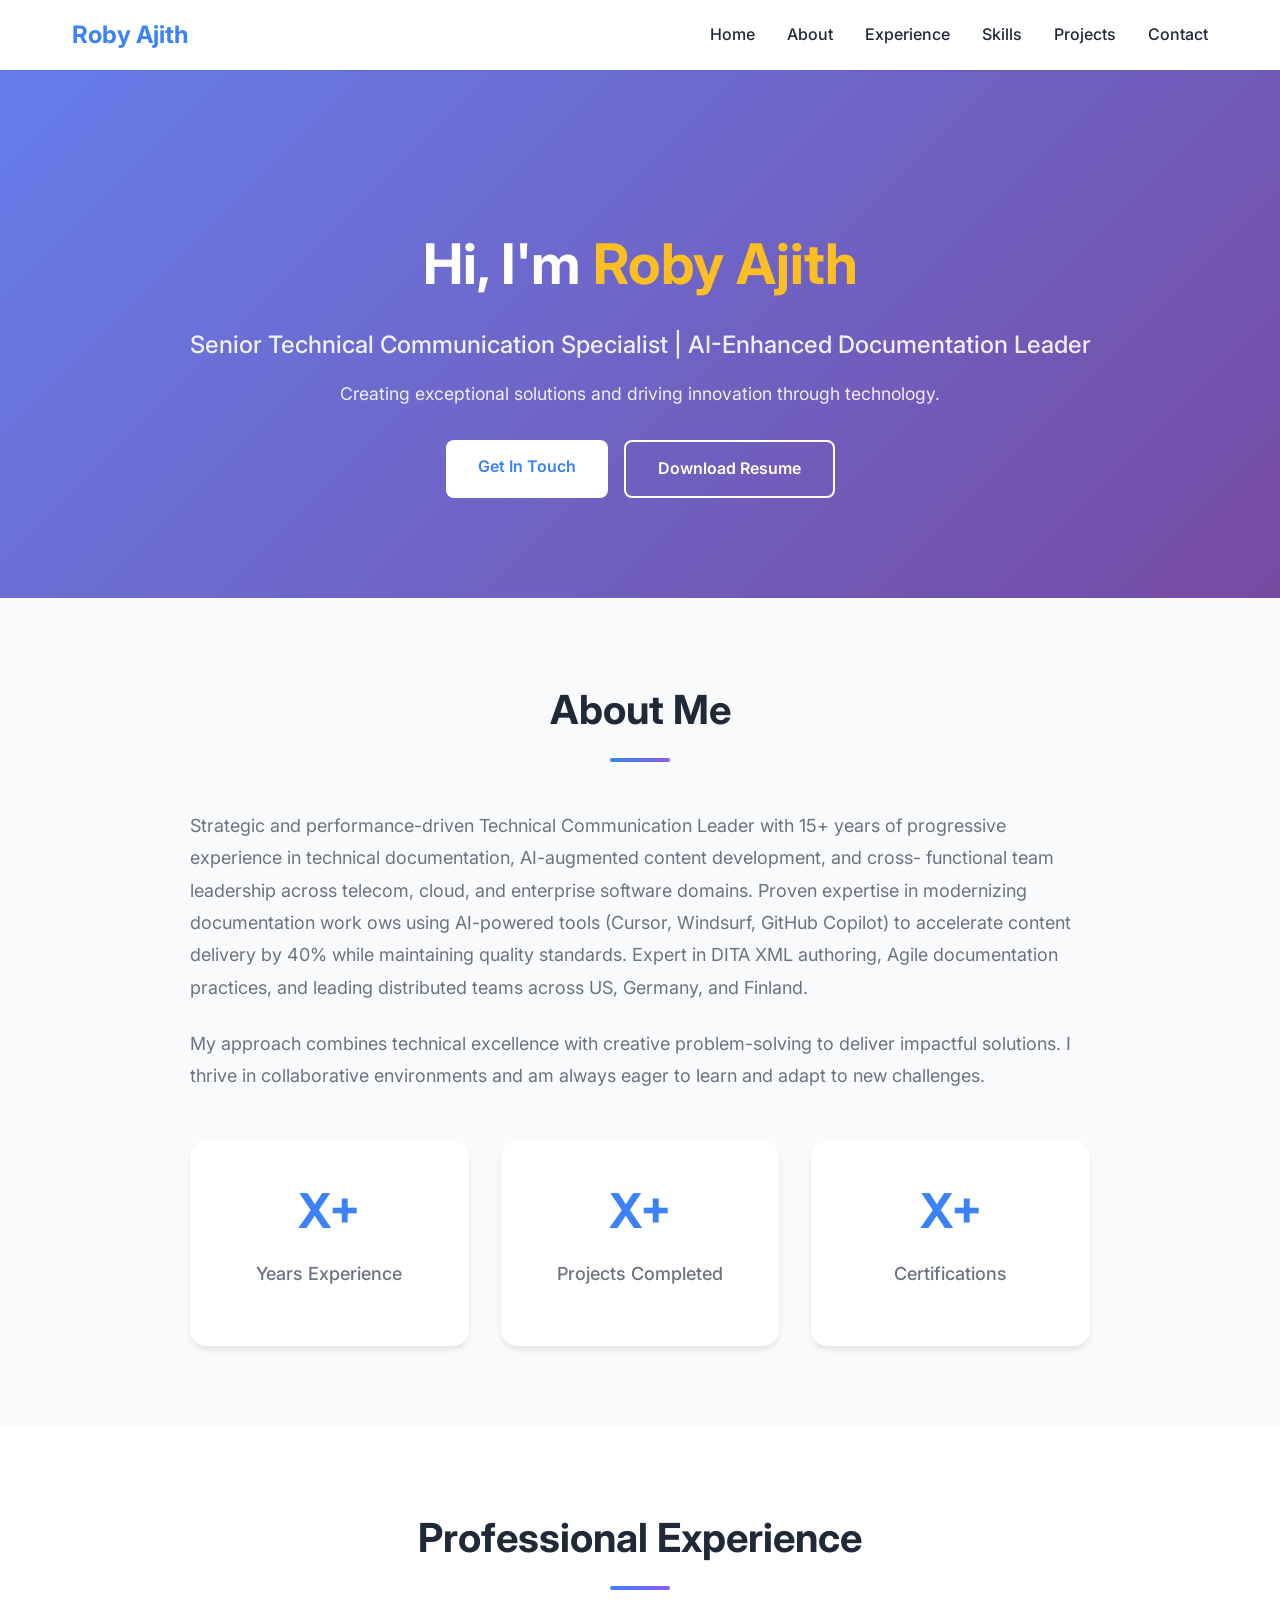
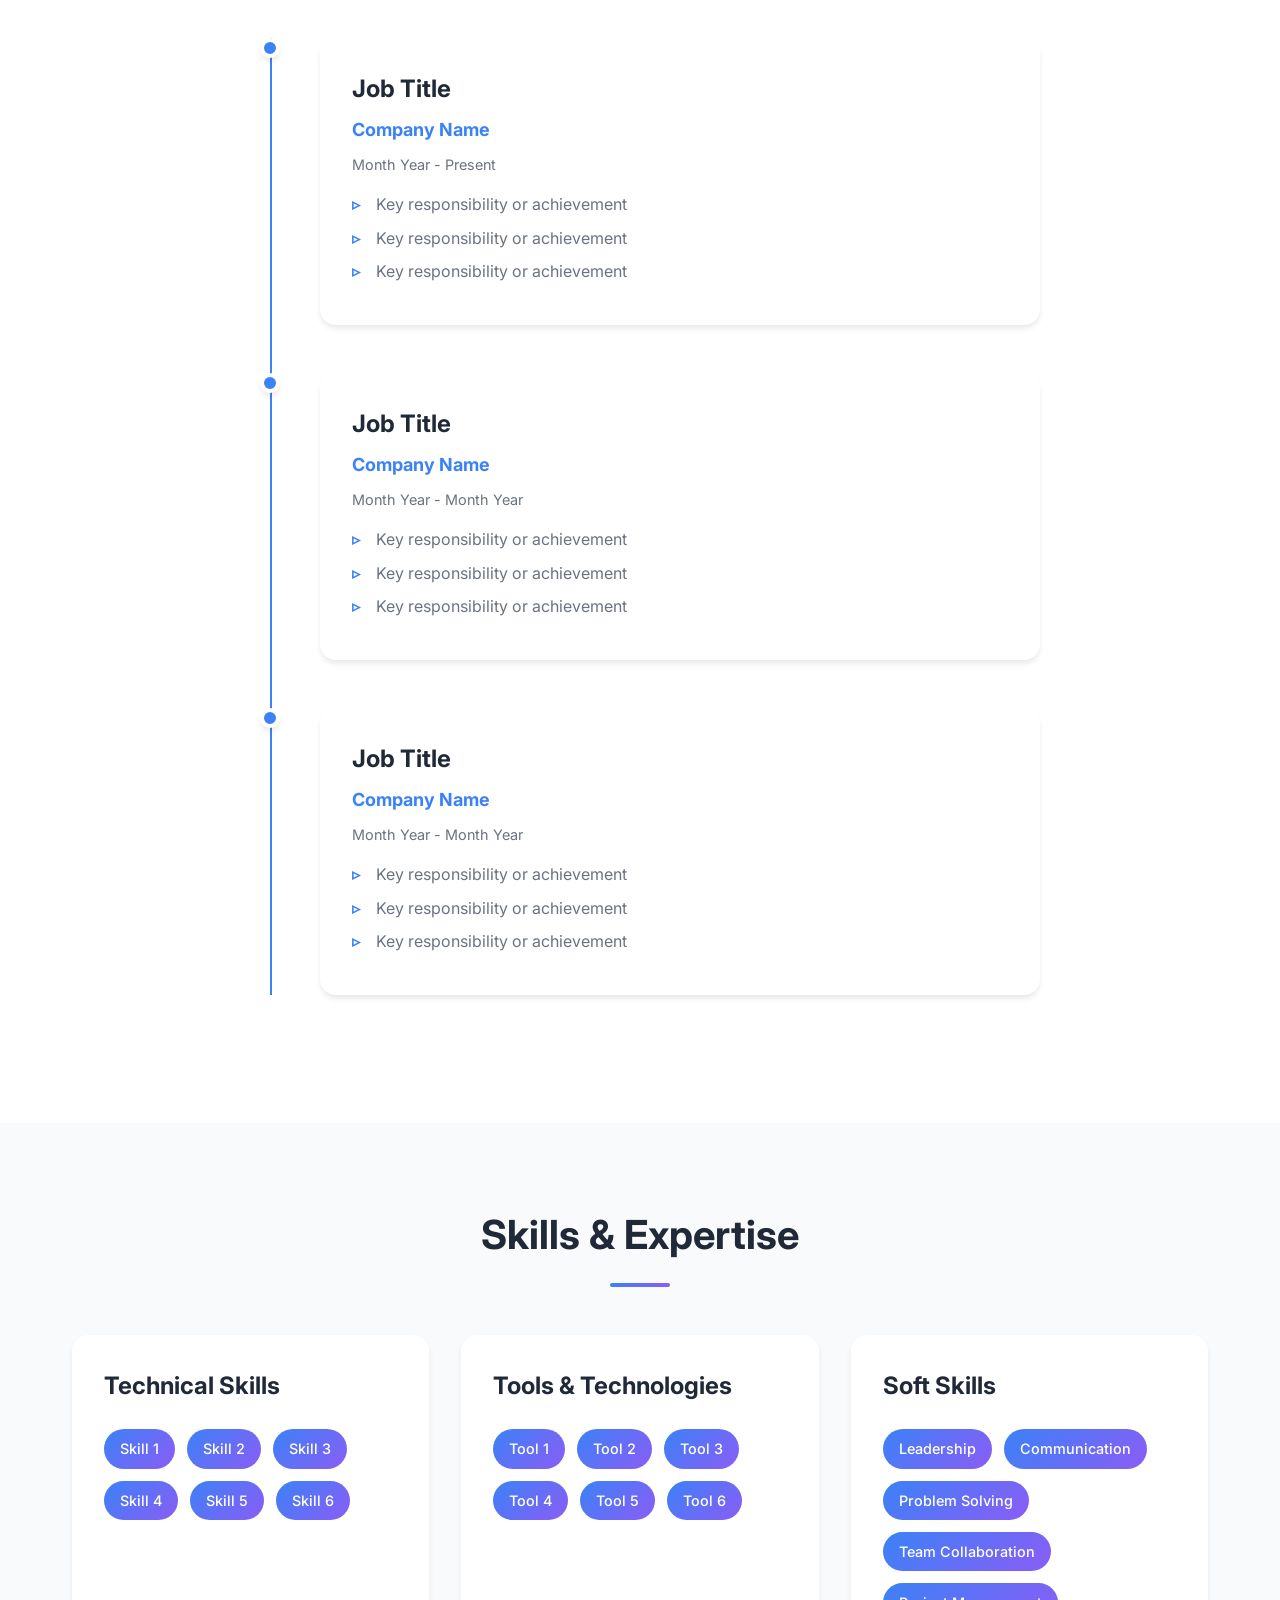
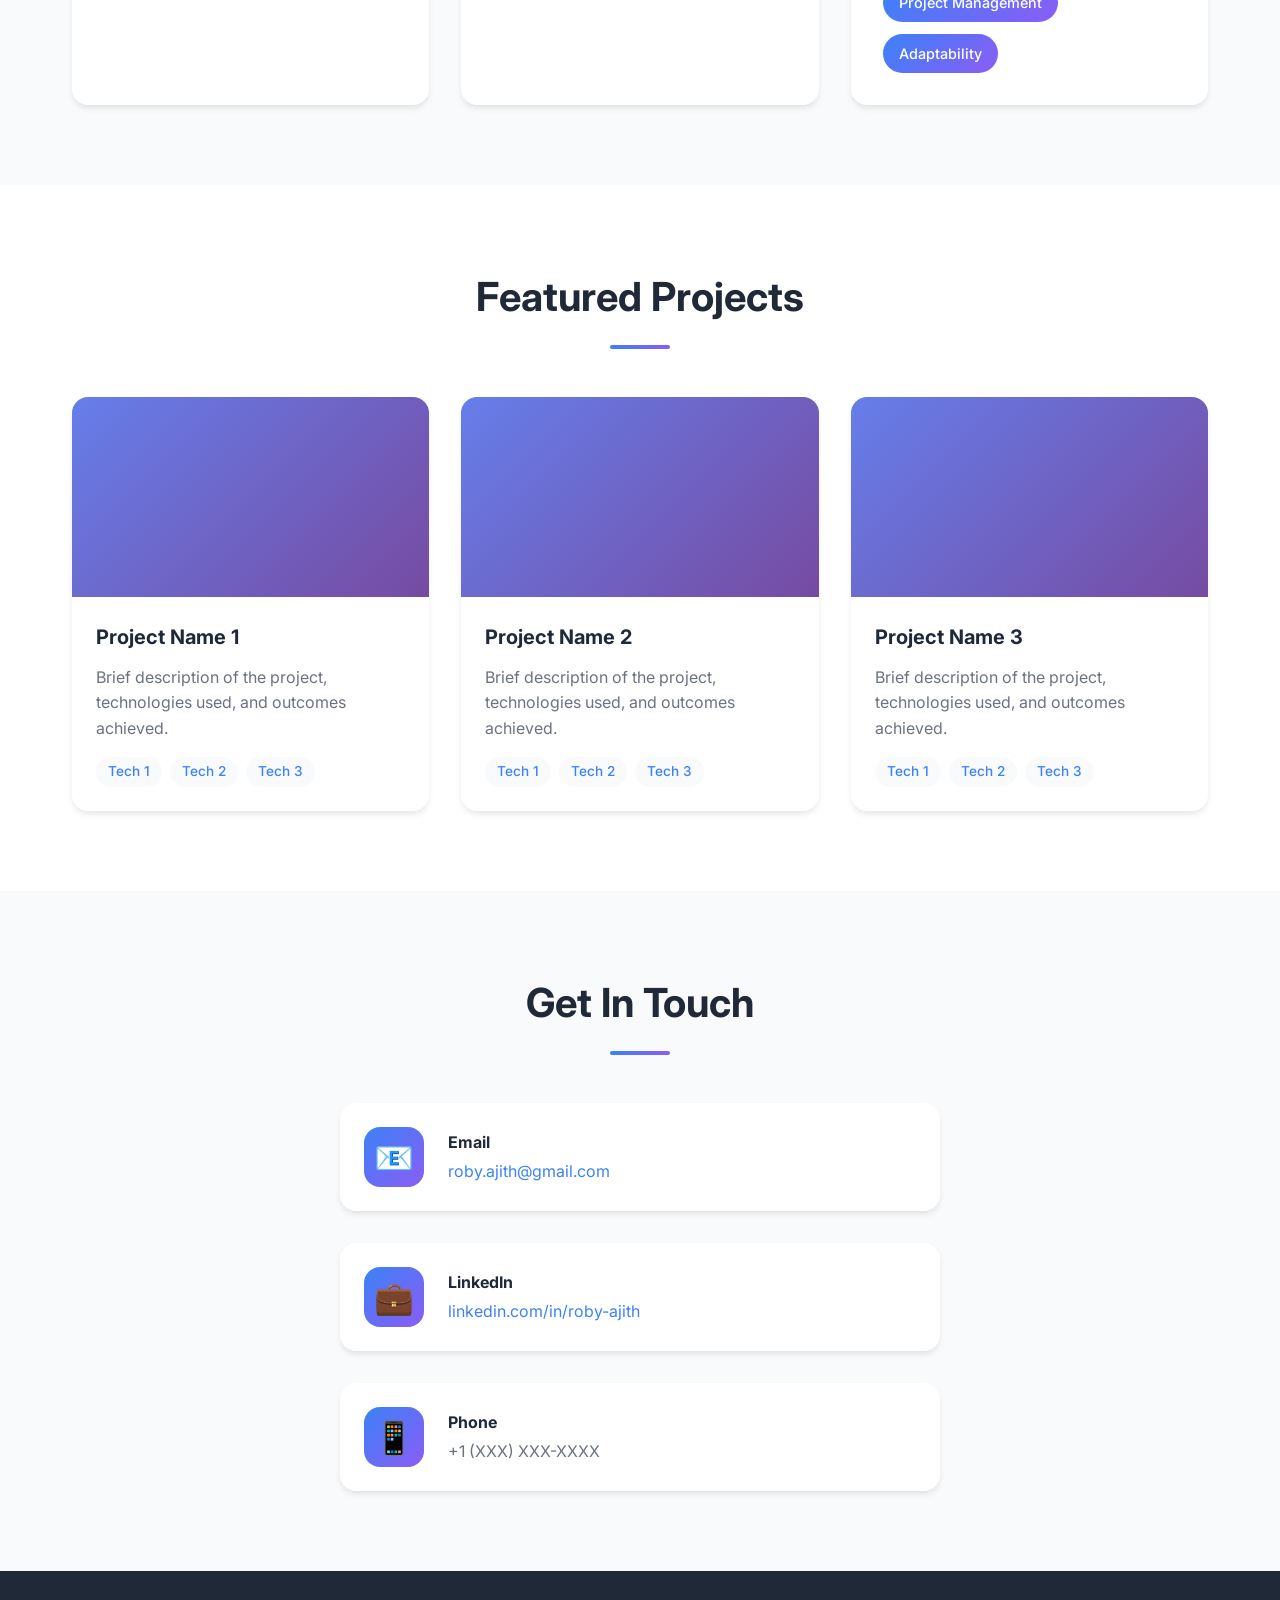
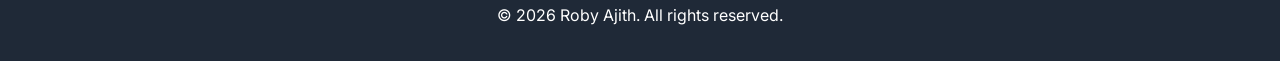
<file: Roby old/index.html>
<!DOCTYPE html>
<html lang="en">
<head>
    <meta charset="UTF-8">
    <meta name="viewport" content="width=device-width, initial-scale=1.0">
    <title>Roby Ajith - Portfolio</title>
    <link rel="stylesheet" href="styles.css">
    <link rel="preconnect" href="https://fonts.googleapis.com">
    <link rel="preconnect" href="https://fonts.gstatic.com" crossorigin>
    <link href="https://fonts.googleapis.com/css2?family=Inter:wght@300;400;500;600;700&display=swap" rel="stylesheet">
</head>
<body>
    <!-- Navigation -->
    <nav class="navbar">
        <div class="container">
            <div class="nav-brand">Roby Ajith</div>
            <ul class="nav-menu">
                <li><a href="#home">Home</a></li>
                <li><a href="#about">About</a></li>
                <li><a href="#experience">Experience</a></li>
                <li><a href="#skills">Skills</a></li>
                <li><a href="#projects">Projects</a></li>
                <li><a href="#contact">Contact</a></li>
            </ul>
            <div class="hamburger">
                <span></span>
                <span></span>
                <span></span>
            </div>
        </div>
    </nav>

    <!-- Hero Section -->
    <section id="home" class="hero">
        <div class="container">
            <div class="hero-content">
                <h1 class="hero-title">Hi, I'm <span class="highlight">Roby Ajith</span></h1>
                <p class="hero-subtitle">Senior Technical Communication Specialist |  AI-Enhanced Documentation Leader</p>
                <p class="hero-description">Creating exceptional solutions and driving innovation through technology.</p>
                <div class="hero-buttons">
                    <a href="#contact" class="btn btn-primary">Get In Touch</a>
                    <a href="Roby Ajith Resume.pdf" class="btn btn-secondary" download>Download Resume</a>
                </div>
            </div>
        </div>
    </section>

    <!-- About Section -->
    <section id="about" class="about">
        <div class="container">
            <h2 class="section-title">About Me</h2>
            <div class="about-content">
                <div class="about-text">
                    <p>Strategic and performance-driven Technical Communication Leader with 15+ years of progressive experience in technical documentation, AI-augmented content development, and cross- functional team leadership across telecom, cloud, and enterprise software domains. Proven expertise in modernizing documentation work ows using AI-powered tools (Cursor, Windsurf, GitHub Copilot) to accelerate content delivery by 40% while maintaining quality standards. Expert in DITA XML authoring, Agile documentation practices, and leading distributed teams across US, Germany, and Finland.</p>
                    <p>My approach combines technical excellence with creative problem-solving to deliver impactful solutions. I thrive in collaborative environments and am always eager to learn and adapt to new challenges.</p>
                    <div class="stats">
                        <div class="stat-item">
                            <h3>X+</h3>
                            <p>Years Experience</p>
                        </div>
                        <div class="stat-item">
                            <h3>X+</h3>
                            <p>Projects Completed</p>
                        </div>
                        <div class="stat-item">
                            <h3>X+</h3>
                            <p>Certifications</p>
                        </div>
                    </div>
                </div>
            </div>
        </div>
    </section>

    <!-- Experience Section -->
    <section id="experience" class="experience">
        <div class="container">
            <h2 class="section-title">Professional Experience</h2>
            <div class="timeline">
                <div class="timeline-item">
                    <div class="timeline-marker"></div>
                    <div class="timeline-content">
                        <h3>Job Title</h3>
                        <h4>Company Name</h4>
                        <p class="timeline-date">Month Year - Present</p>
                        <ul>
                            <li>Key responsibility or achievement</li>
                            <li>Key responsibility or achievement</li>
                            <li>Key responsibility or achievement</li>
                        </ul>
                    </div>
                </div>
                <div class="timeline-item">
                    <div class="timeline-marker"></div>
                    <div class="timeline-content">
                        <h3>Job Title</h3>
                        <h4>Company Name</h4>
                        <p class="timeline-date">Month Year - Month Year</p>
                        <ul>
                            <li>Key responsibility or achievement</li>
                            <li>Key responsibility or achievement</li>
                            <li>Key responsibility or achievement</li>
                        </ul>
                    </div>
                </div>
                <div class="timeline-item">
                    <div class="timeline-marker"></div>
                    <div class="timeline-content">
                        <h3>Job Title</h3>
                        <h4>Company Name</h4>
                        <p class="timeline-date">Month Year - Month Year</p>
                        <ul>
                            <li>Key responsibility or achievement</li>
                            <li>Key responsibility or achievement</li>
                            <li>Key responsibility or achievement</li>
                        </ul>
                    </div>
                </div>
            </div>
        </div>
    </section>

    <!-- Skills Section -->
    <section id="skills" class="skills">
        <div class="container">
            <h2 class="section-title">Skills & Expertise</h2>
            <div class="skills-grid">
                <div class="skill-category">
                    <h3>Technical Skills</h3>
                    <div class="skill-tags">
                        <span class="skill-tag">Skill 1</span>
                        <span class="skill-tag">Skill 2</span>
                        <span class="skill-tag">Skill 3</span>
                        <span class="skill-tag">Skill 4</span>
                        <span class="skill-tag">Skill 5</span>
                        <span class="skill-tag">Skill 6</span>
                    </div>
                </div>
                <div class="skill-category">
                    <h3>Tools & Technologies</h3>
                    <div class="skill-tags">
                        <span class="skill-tag">Tool 1</span>
                        <span class="skill-tag">Tool 2</span>
                        <span class="skill-tag">Tool 3</span>
                        <span class="skill-tag">Tool 4</span>
                        <span class="skill-tag">Tool 5</span>
                        <span class="skill-tag">Tool 6</span>
                    </div>
                </div>
                <div class="skill-category">
                    <h3>Soft Skills</h3>
                    <div class="skill-tags">
                        <span class="skill-tag">Leadership</span>
                        <span class="skill-tag">Communication</span>
                        <span class="skill-tag">Problem Solving</span>
                        <span class="skill-tag">Team Collaboration</span>
                        <span class="skill-tag">Project Management</span>
                        <span class="skill-tag">Adaptability</span>
                    </div>
                </div>
            </div>
        </div>
    </section>

    <!-- Projects Section -->
    <section id="projects" class="projects">
        <div class="container">
            <h2 class="section-title">Featured Projects</h2>
            <div class="projects-grid">
                <div class="project-card">
                    <div class="project-image"></div>
                    <div class="project-content">
                        <h3>Project Name 1</h3>
                        <p>Brief description of the project, technologies used, and outcomes achieved.</p>
                        <div class="project-tags">
                            <span>Tech 1</span>
                            <span>Tech 2</span>
                            <span>Tech 3</span>
                        </div>
                    </div>
                </div>
                <div class="project-card">
                    <div class="project-image"></div>
                    <div class="project-content">
                        <h3>Project Name 2</h3>
                        <p>Brief description of the project, technologies used, and outcomes achieved.</p>
                        <div class="project-tags">
                            <span>Tech 1</span>
                            <span>Tech 2</span>
                            <span>Tech 3</span>
                        </div>
                    </div>
                </div>
                <div class="project-card">
                    <div class="project-image"></div>
                    <div class="project-content">
                        <h3>Project Name 3</h3>
                        <p>Brief description of the project, technologies used, and outcomes achieved.</p>
                        <div class="project-tags">
                            <span>Tech 1</span>
                            <span>Tech 2</span>
                            <span>Tech 3</span>
                        </div>
                    </div>
                </div>
            </div>
        </div>
    </section>

    <!-- Contact Section -->
    <section id="contact" class="contact">
        <div class="container">
            <h2 class="section-title">Get In Touch</h2>
            <div class="contact-content">
                <div class="contact-info">
                    <div class="contact-item">
                        <div class="contact-icon">📧</div>
                        <div>
                            <h4>Email</h4>
                            <p><a href="mailto:roby.ajith@gmail.com">roby.ajith@gmail.com</a></p>
                        </div>
                    </div>
                    <div class="contact-item">
                        <div class="contact-icon">💼</div>
                        <div>
                            <h4>LinkedIn</h4>
                            <p><a href="https://www.linkedin.com/in/roby-ajith-11264510" target="_blank">linkedin.com/in/roby-ajith</a></p>
                        </div>
                    </div>
                    <div class="contact-item">
                        <div class="contact-icon">📱</div>
                        <div>
                            <h4>Phone</h4>
                            <p>+1 (XXX) XXX-XXXX</p>
                        </div>
                    </div>
                </div>
            </div>
        </div>
    </section>

    <!-- Footer -->
    <footer class="footer">
        <div class="container">
            <p>&copy; 2026 Roby Ajith. All rights reserved.</p>
        </div>
    </footer>

    <script src="script.js"></script>
</body>
</html>
</file>
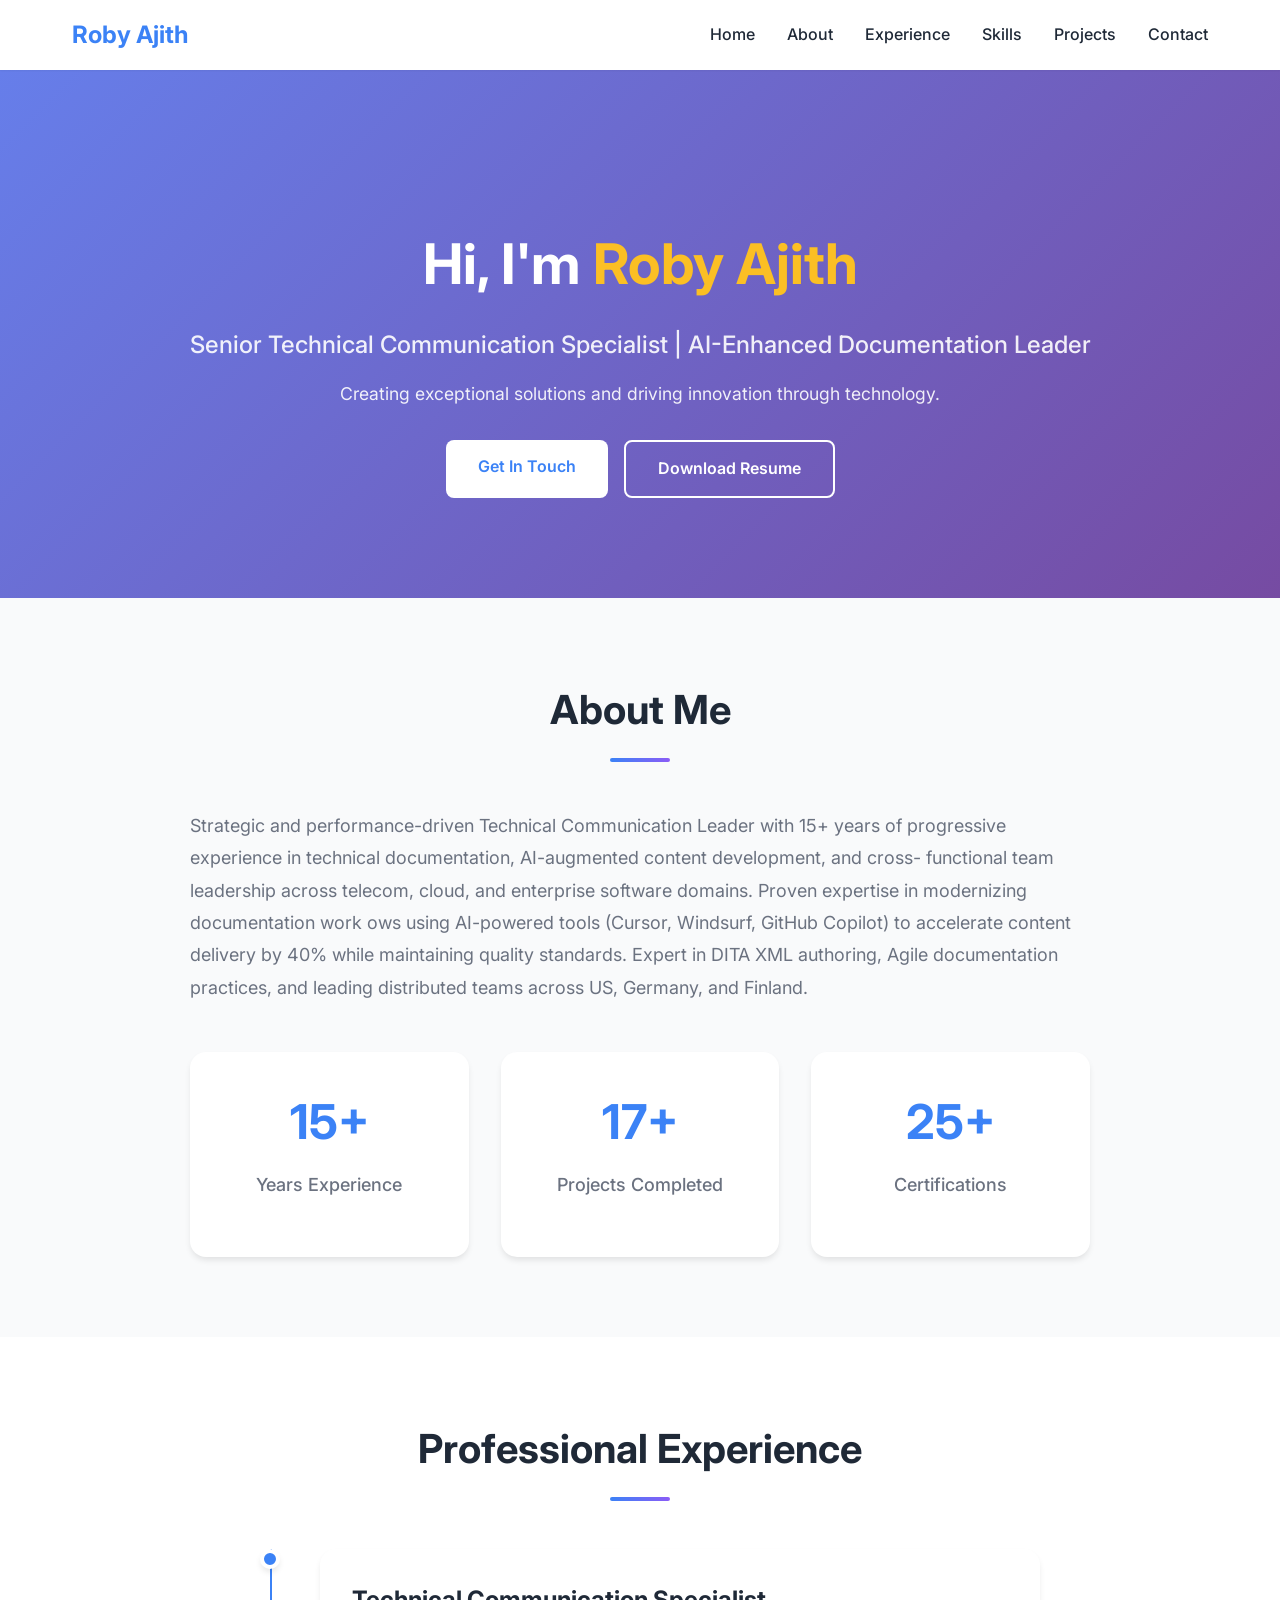
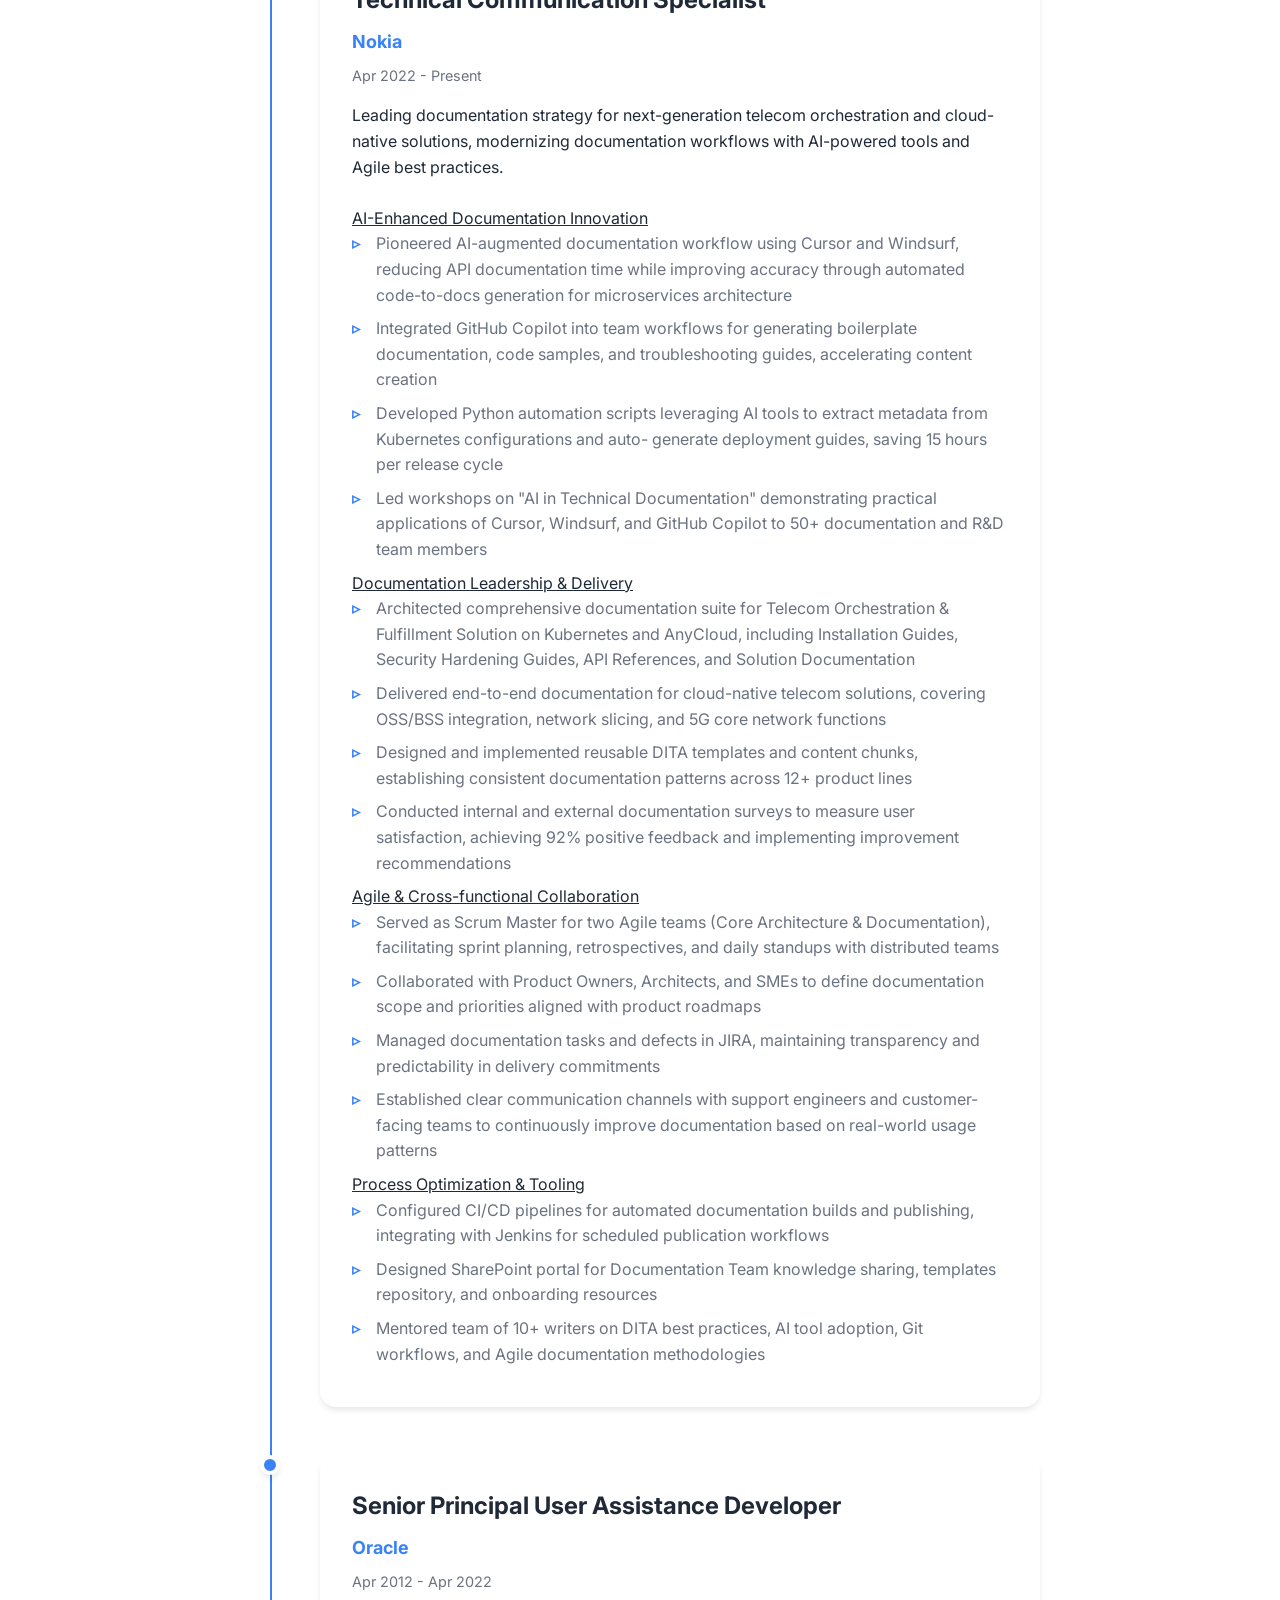
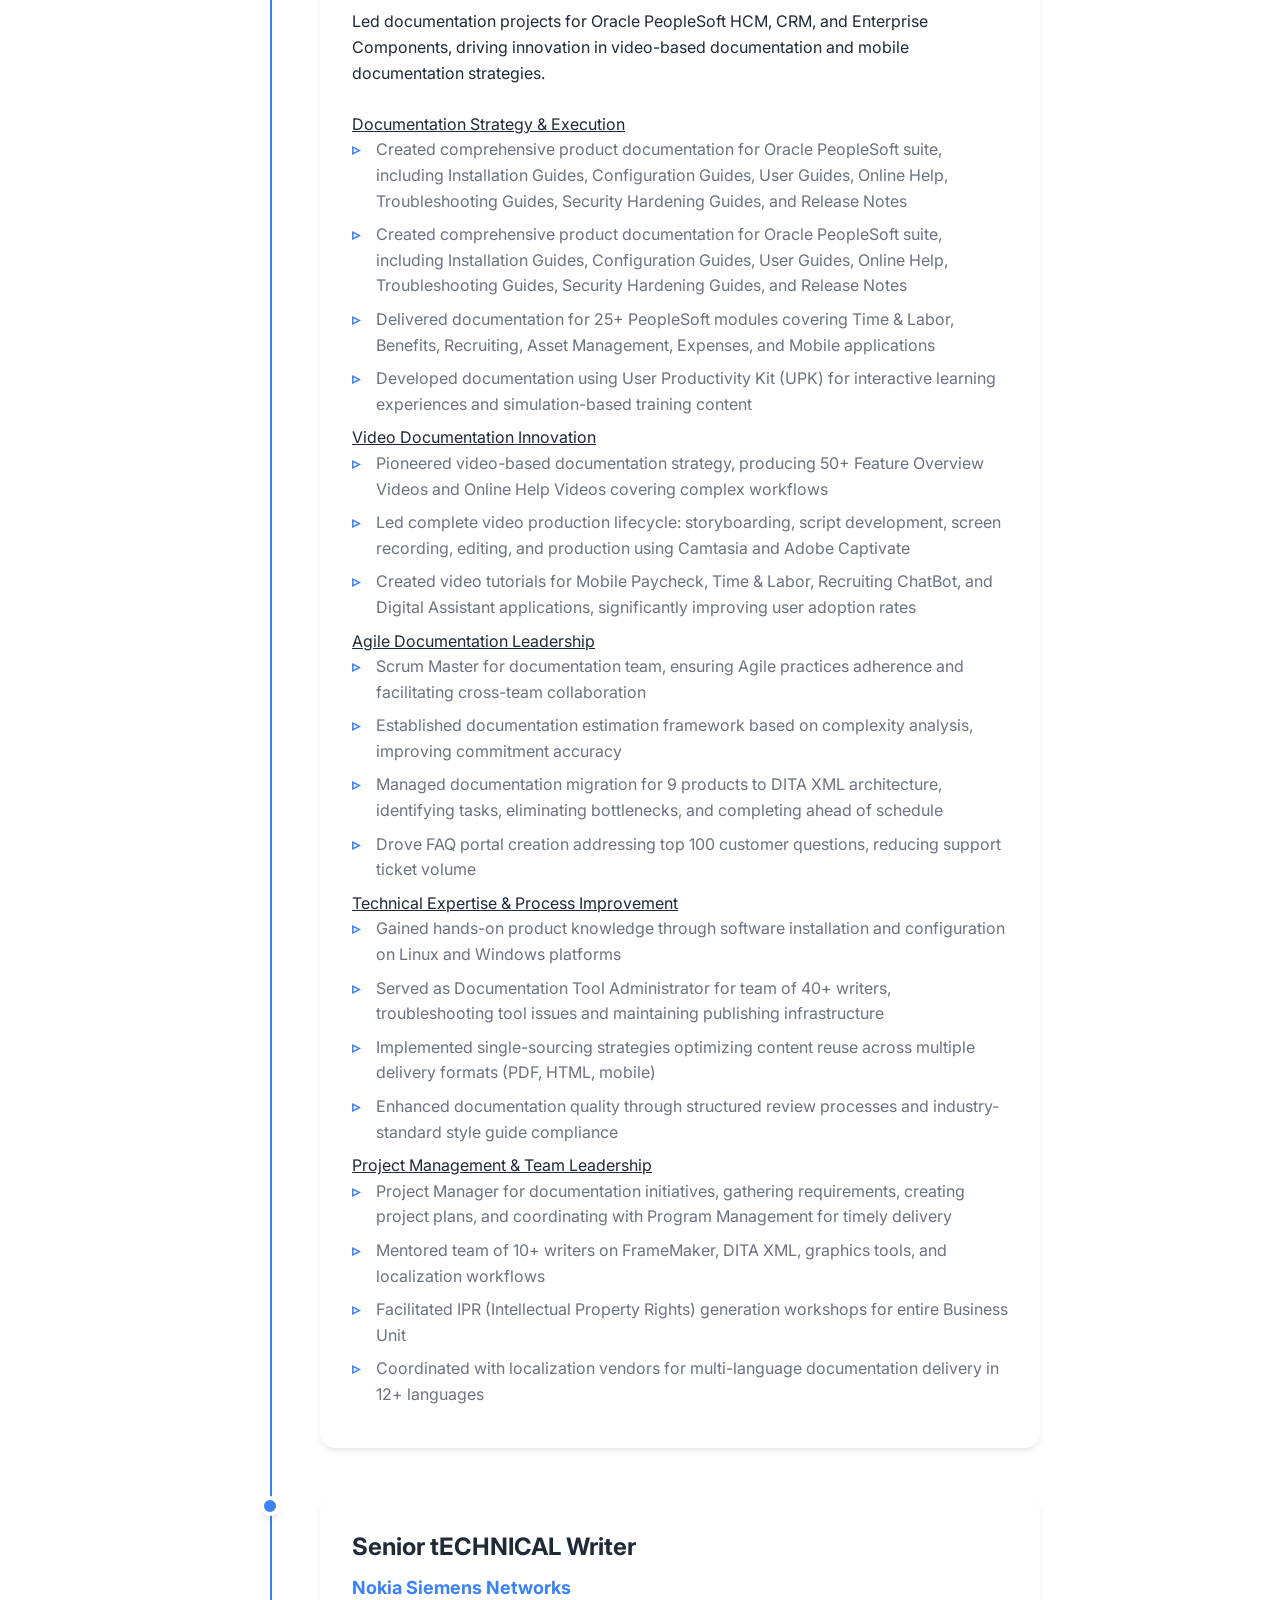
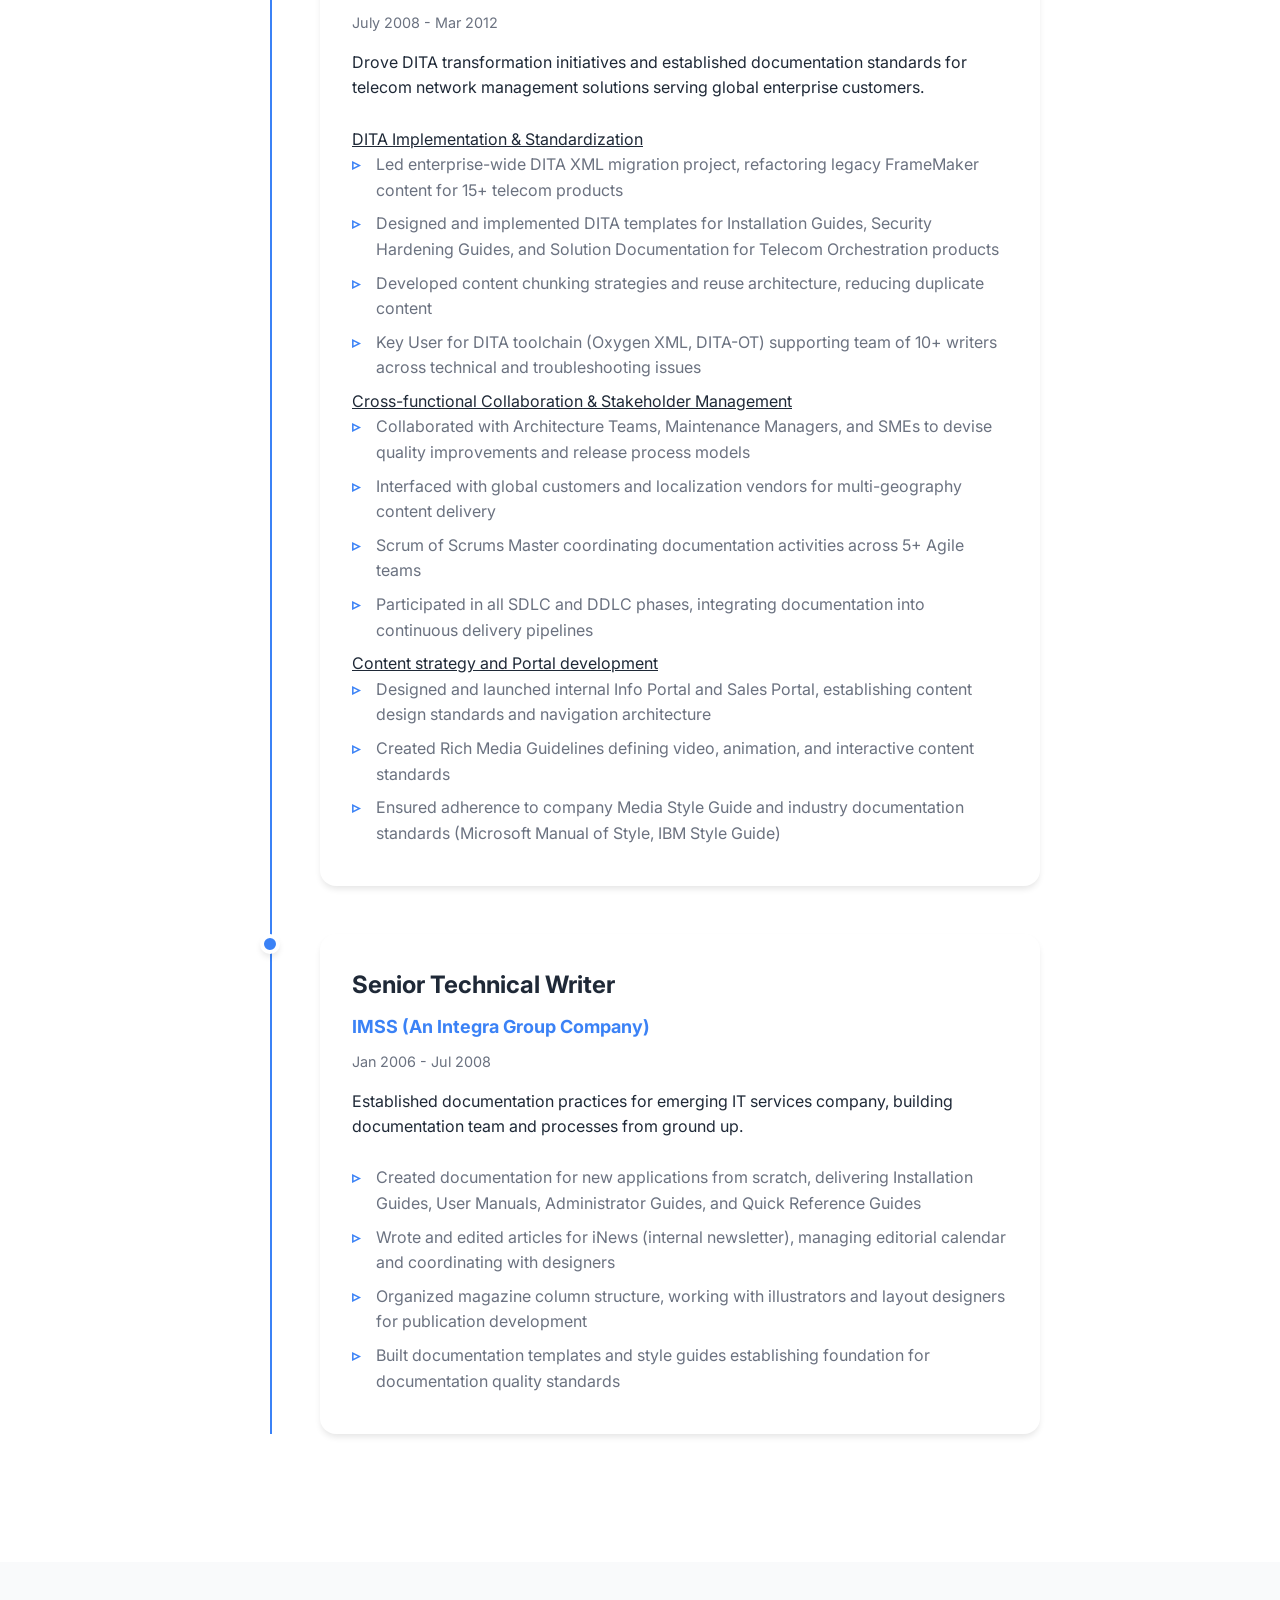
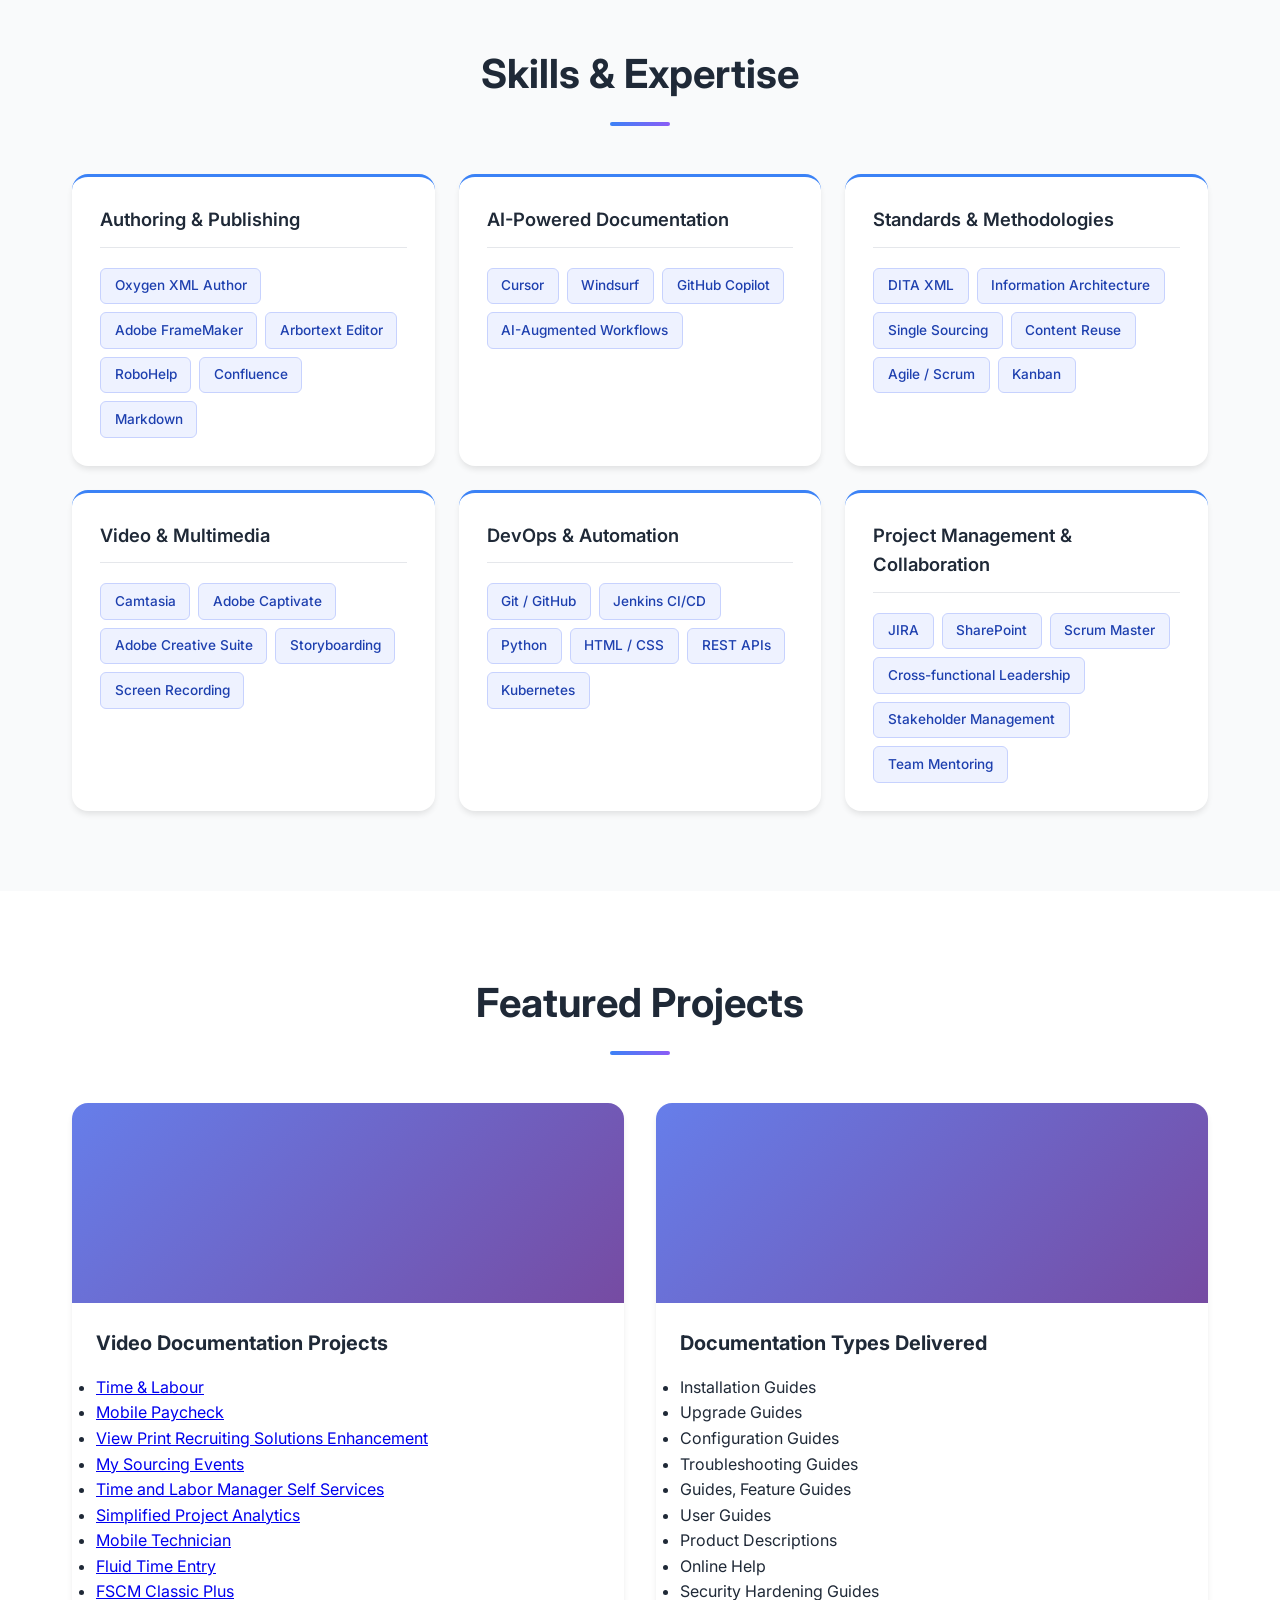
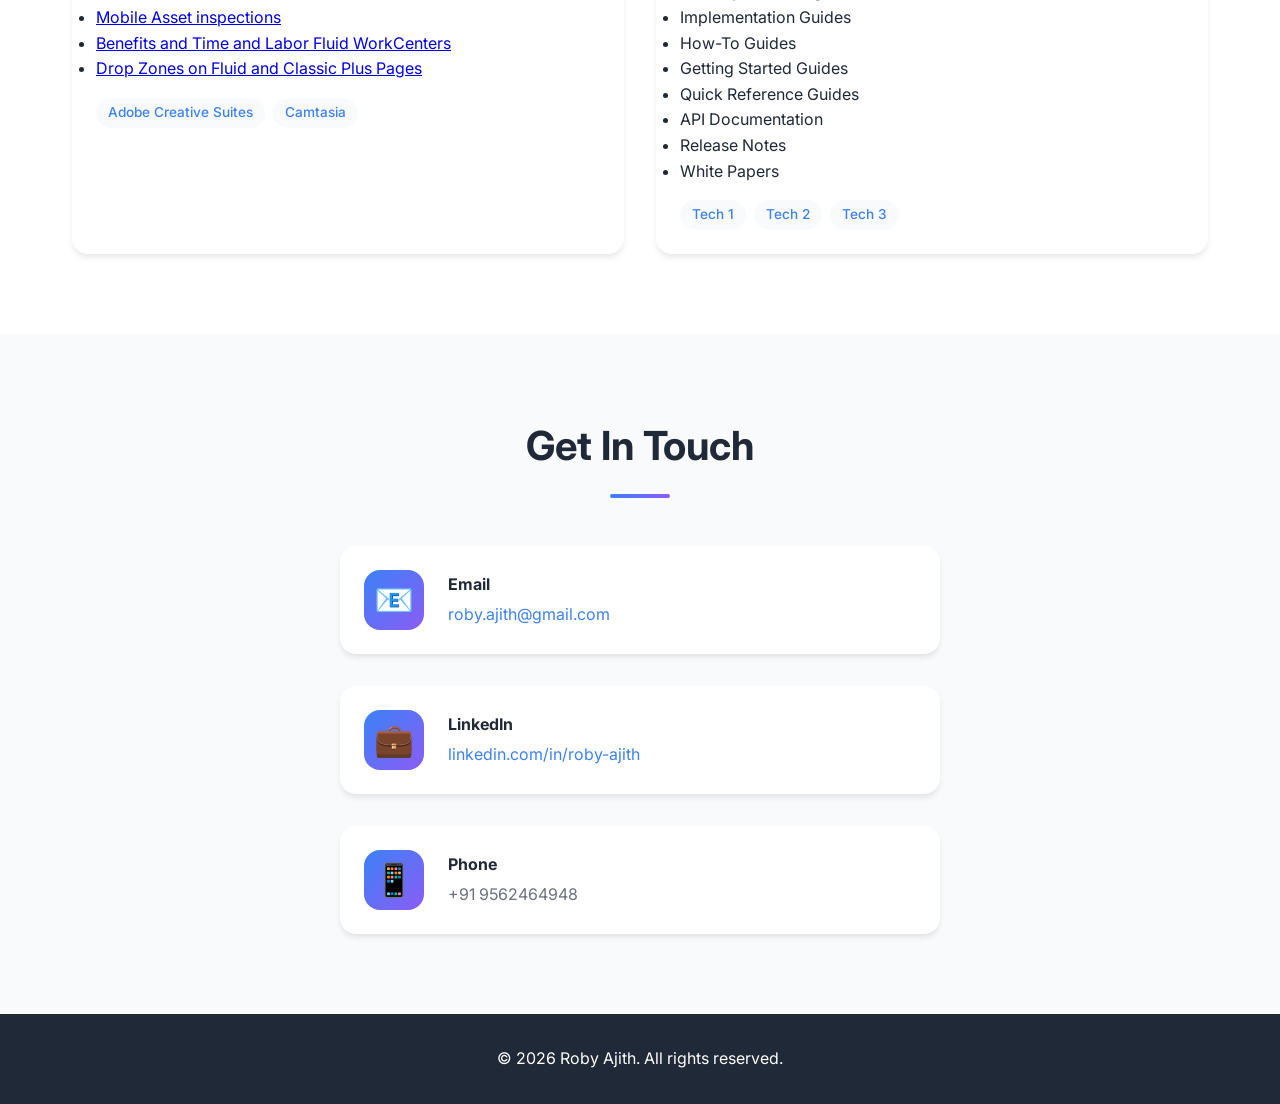
<file: Roby updated 1/index.html>
<!DOCTYPE html>
<html lang="en">
<head>
    <meta charset="UTF-8">
    <meta name="viewport" content="width=device-width, initial-scale=1.0">
    <title>Roby Ajith - Portfolio</title>
    <link rel="stylesheet" href="styles.css">
    <link rel="preconnect" href="https://fonts.googleapis.com">
    <link rel="preconnect" href="https://fonts.gstatic.com" crossorigin>
    <link href="https://fonts.googleapis.com/css2?family=Inter:wght@300;400;500;600;700&display=swap" rel="stylesheet">
</head>
<body>
    <!-- Navigation -->
    <nav class="navbar">
        <div class="container">
            <div class="nav-brand">Roby Ajith</div>
            <ul class="nav-menu">
                <li><a href="#home">Home</a></li>
                <li><a href="#about">About</a></li>
                <li><a href="#experience">Experience</a></li>
                <li><a href="#skills">Skills</a></li>
                <li><a href="#projects">Projects</a></li>
                <li><a href="#contact">Contact</a></li>
            </ul>
            <div class="hamburger">
                <span></span>
                <span></span>
                <span></span>
            </div>
        </div>
    </nav>

    <!-- Hero Section -->
    <section id="home" class="hero">
        <div class="container">
            <div class="hero-content">
                <h1 class="hero-title">Hi, I'm <span class="highlight">Roby Ajith</span></h1>
                <p class="hero-subtitle">Senior Technical Communication Specialist |  AI-Enhanced Documentation Leader</p>
                <p class="hero-description">Creating exceptional solutions and driving innovation through technology.</p>
                <div class="hero-buttons">
                    <a href="#contact" class="btn btn-primary">Get In Touch</a>
                    <a href="Roby Ajith Resume.pdf" class="btn btn-secondary" download>Download Resume</a>
                </div>
            </div>
        </div>
    </section>

    <!-- About Section -->
    <section id="about" class="about">
        <div class="container">
            <h2 class="section-title">About Me</h2>
            <div class="about-content">
                <div class="about-text">
                    <p>Strategic and performance-driven Technical Communication Leader with 15+ years of progressive experience in technical documentation, AI-augmented content development, and cross- functional team leadership across telecom, cloud, and enterprise software domains. Proven expertise in modernizing documentation work ows using AI-powered tools (Cursor, Windsurf, GitHub Copilot) to accelerate content delivery by 40% while maintaining quality standards. Expert in DITA XML authoring, Agile documentation practices, and leading distributed teams across US, Germany, and Finland.</p>
                    <div class="stats">
                        <div class="stat-item">
                            <h3>15+</h3>
                            <p>Years Experience</p>
                        </div>
                        <div class="stat-item">
                            <h3>17+</h3>
                            <p>Projects Completed</p>
                        </div>
                        <div class="stat-item">
                            <h3>25+</h3>
                            <p>Certifications</p>
                        </div>
                    </div>
                </div>
            </div>
        </div>
    </section>

    <!-- Experience Section -->
    <section id="experience" class="experience">
        <div class="container">
            <h2 class="section-title">Professional Experience</h2>
            <div class="timeline">
                <div class="timeline-item">
                    <div class="timeline-marker"></div>
                    <div class="timeline-content">
                        <h3>Technical Communication Specialist</h3>
                        <h4>Nokia</h4>
                        <p class="timeline-date">Apr 2022 - Present</p>
                        <p>Leading documentation strategy for next-generation telecom
orchestration and cloud-native solutions, modernizing
documentation workflows with AI-powered tools and Agile best
practices.</p><br>
                        <ul>
                            <u>AI-Enhanced Documentation Innovation</u>
                            <ul><li>Pioneered AI-augmented documentation workflow using Cursor
and Windsurf, reducing API documentation time while
improving accuracy through automated code-to-docs generation
for microservices architecture</li><li>Integrated GitHub Copilot into team workflows for generating
boilerplate documentation, code samples, and troubleshooting
guides, accelerating content creation</li><li>Developed Python automation scripts leveraging AI tools to

extract metadata from Kubernetes configurations and auto-
generate deployment guides, saving 15 hours per release cycle</li><li>Led workshops on "AI in Technical Documentation"
demonstrating practical applications of Cursor, Windsurf, and
GitHub Copilot to 50+ documentation and R&D team members</li></ul>
                            <u>Documentation Leadership & Delivery</u>
                            <li>Architected comprehensive documentation suite for Telecom
Orchestration & Fulfillment Solution on Kubernetes and AnyCloud, including Installation Guides, Security Hardening
Guides, API References, and Solution Documentation</li>
<li>Delivered end-to-end documentation for cloud-native telecom
solutions, covering OSS/BSS integration, network slicing, and 5G
core network functions</li>
<li>Designed and implemented reusable DITA templates and content
chunks, establishing consistent documentation patterns across
12+ product lines</li>
<li>Conducted internal and external documentation surveys to
measure user satisfaction, achieving 92% positive feedback
and implementing improvement recommendations</li>
                            <u>Agile & Cross-functional Collaboration</u>
                            <li>Served as Scrum Master for two Agile teams (Core Architecture
& Documentation), facilitating sprint planning, retrospectives,
and daily standups with distributed teams</li>
<li>Collaborated with Product Owners, Architects, and SMEs to
define documentation scope and priorities aligned with product
roadmaps</li>
<li>Managed documentation tasks and defects in JIRA, maintaining
transparency and predictability in delivery commitments</li>
<li>Established clear communication channels with support
engineers and customer-facing teams to continuously improve
documentation based on real-world usage patterns</li>
                            <u>Process Optimization & Tooling</u>
                            <li>Configured CI/CD pipelines for automated documentation builds
and publishing, integrating with Jenkins for scheduled
publication workflows</li>
<li>Designed SharePoint portal for Documentation Team knowledge
sharing, templates repository, and onboarding resources</li>
<li>Mentored team of 10+ writers on DITA best practices, AI tool
adoption, Git workflows, and Agile documentation
methodologies</li>
                        </ul>
                    </div>
                </div>
                <div class="timeline-item">
                    <div class="timeline-marker"></div>
                    <div class="timeline-content">
                        <h3>Senior Principal User Assistance Developer</h3>
                        <h4>Oracle</h4>
                        <p class="timeline-date">Apr 2012 - Apr 2022</p>
                        <p>Led documentation projects for Oracle PeopleSoft HCM, CRM, and
Enterprise Components, driving innovation in video-based
documentation and mobile documentation strategies.</p><br>
                        <ul><u>Documentation Strategy & Execution</u>
                            <li>Created comprehensive product documentation for Oracle
PeopleSoft suite, including Installation Guides, Configuration
Guides, User Guides, Online Help, Troubleshooting Guides,
Security Hardening Guides, and Release Notes</li>
<li>Created comprehensive product documentation for Oracle
PeopleSoft suite, including Installation Guides, Configuration
Guides, User Guides, Online Help, Troubleshooting Guides,
Security Hardening Guides, and Release Notes</li>
<li>Delivered documentation for 25+ PeopleSoft modules covering
Time & Labor, Benefits, Recruiting, Asset Management,
Expenses, and Mobile applications</li>
<li>Developed documentation using User Productivity Kit (UPK) for
interactive learning experiences and simulation-based training
content</li>
                            <u>Video Documentation Innovation</u>
                            <li>Pioneered video-based documentation strategy, producing 50+
Feature Overview Videos and Online Help Videos covering
complex workflows</li>
<li>Led complete video production lifecycle: storyboarding, script
development, screen recording, editing, and production using
Camtasia and Adobe Captivate</li>
<li>Created video tutorials for Mobile Paycheck, Time & Labor,
Recruiting ChatBot, and Digital Assistant applications,
significantly improving user adoption rates</li>
                            <u>Agile Documentation Leadership</u>
                            <li>Scrum Master for documentation team, ensuring Agile practices
adherence and facilitating cross-team collaboration</li>
<li>Established documentation estimation framework based on
complexity analysis, improving commitment accuracy</li>
<li>Managed documentation migration for 9 products to DITA XML
architecture, identifying tasks, eliminating bottlenecks, and
completing ahead of schedule</li>
<li>Drove FAQ portal creation addressing top 100 customer
questions, reducing support ticket volume</li>
                            <u>Technical Expertise & Process Improvement</u>
                            <li>Gained hands-on product knowledge through software
installation and configuration on Linux and Windows platforms</li>
<li>Served as Documentation Tool Administrator for team of 40+
writers, troubleshooting tool issues and maintaining publishing
infrastructure</li>
<li>Implemented single-sourcing strategies optimizing content reuse
across multiple delivery formats (PDF, HTML, mobile)</li>
<li>Enhanced documentation quality through structured review
processes and industry-standard style guide compliance</li>
                            <u>Project Management & Team Leadership</u>
                            <li>Project Manager for documentation initiatives, gathering
requirements, creating project plans, and coordinating with
Program Management for timely delivery</li>
<li>Mentored team of 10+ writers on FrameMaker, DITA XML,
graphics tools, and localization workflows</li>
<li>Facilitated IPR (Intellectual Property Rights) generation
workshops for entire Business Unit</li>
<li>Coordinated with localization vendors for multi-language
documentation delivery in 12+ languages</li>
                        </ul>
                    </div>
                </div>
                <div class="timeline-item">
                    <div class="timeline-marker"></div>
                    <div class="timeline-content">
                        <h3>Senior tECHNICAL Writer</h3>
                        <h4>Nokia Siemens Networks</h4>
                        <p class="timeline-date">July 2008 - Mar 2012</p>
                        <p>Drove DITA transformation initiatives and established
documentation standards for telecom network management
solutions serving global enterprise customers.</p><br>
                        <ul>
                            <u>DITA Implementation & Standardization</u>
                            <li>Led enterprise-wide DITA XML migration project, refactoring
legacy FrameMaker content for 15+ telecom products</li>
<li>Designed and implemented DITA templates for Installation
Guides, Security Hardening Guides, and Solution Documentation
for Telecom Orchestration products</li>
<li>Developed content chunking strategies and reuse architecture,
reducing duplicate content</li>
<li>Key User for DITA toolchain (Oxygen XML, DITA-OT) supporting
team of 10+ writers across technical and troubleshooting issues</li>
                            <u>Cross-functional Collaboration & Stakeholder Management</u>
                            <li>Collaborated with Architecture Teams, Maintenance Managers,
and SMEs to devise quality improvements and release process
models</li>
<li>Interfaced with global customers and localization vendors for
multi-geography content delivery</li>
<li>Scrum of Scrums Master coordinating documentation activities
across 5+ Agile teams</li>
<li>Participated in all SDLC and DDLC phases, integrating
documentation into continuous delivery pipelines</li>
                            <u>Content strategy and Portal development</u>
                            <li>Designed and launched internal Info Portal and Sales Portal,
establishing content design standards and navigation
architecture</li>
<li>Created Rich Media Guidelines defining video, animation, and
interactive content standards</li>
<li>Ensured adherence to company Media Style Guide and industry
documentation standards (Microsoft Manual of Style, IBM Style
Guide)</li>
                        </ul>
                    </div>
                </div>
                <div class="timeline-item">
                    <div class="timeline-marker"></div>
                    <div class="timeline-content">
                        <h3>Senior Technical Writer</h3>
                        <h4>IMSS (An Integra Group Company)</h4>
                        <p class="timeline-date">Jan 2006 - Jul 2008</p>
                        <p>Established documentation practices for emerging IT services
company, building documentation team and processes from ground
up.</p><br>
                        <ul>
                            <li>Created documentation for new applications from scratch,
delivering Installation Guides, User Manuals, Administrator
Guides, and Quick Reference Guides</li>
                            <li>Wrote and edited articles for iNews (internal newsletter),
managing editorial calendar and coordinating with designers</li>
<li>Organized magazine column structure, working with
illustrators and layout designers for publication development</li>
                            <li>Built documentation templates and style guides establishing
foundation for documentation quality standards</li>
                        </ul>
                    </div>
                </div>
            </div>
        </div>
    </section>

    <!-- Skills Section -->
    <section id="skills" class="skills">
        <div class="container">
            <h2 class="section-title">Skills & Expertise</h2>
            <div class="skills-grid">

                <div class="skill-category">
                    <h3>Authoring & Publishing</h3>
                    <div class="skill-tags">
                        <span class="skill-tag">Oxygen XML Author</span>
                        <span class="skill-tag">Adobe FrameMaker</span>
                        <span class="skill-tag">Arbortext Editor</span>
                        <span class="skill-tag">RoboHelp</span>
                        <span class="skill-tag">Confluence</span>
                        <span class="skill-tag">Markdown</span>
                    </div>
                </div>

                <div class="skill-category">
                    <h3>AI-Powered Documentation</h3>
                    <div class="skill-tags">
                        <span class="skill-tag">Cursor</span>
                        <span class="skill-tag">Windsurf</span>
                        <span class="skill-tag">GitHub Copilot</span>
                        <span class="skill-tag">AI-Augmented Workflows</span>
                    </div>
                </div>

                <div class="skill-category">
                    <h3>Standards & Methodologies</h3>
                    <div class="skill-tags">
                        <span class="skill-tag">DITA XML</span>
                        <span class="skill-tag">Information Architecture</span>
                        <span class="skill-tag">Single Sourcing</span>
                        <span class="skill-tag">Content Reuse</span>
                        <span class="skill-tag">Agile / Scrum</span>
                        <span class="skill-tag">Kanban</span>
                    </div>
                </div>

                <div class="skill-category">
                    <h3>Video & Multimedia</h3>
                    <div class="skill-tags">
                        <span class="skill-tag">Camtasia</span>
                        <span class="skill-tag">Adobe Captivate</span>
                        <span class="skill-tag">Adobe Creative Suite</span>
                        <span class="skill-tag">Storyboarding</span>
                        <span class="skill-tag">Screen Recording</span>
                    </div>
                </div>

                <div class="skill-category">
                    <h3>DevOps & Automation</h3>
                    <div class="skill-tags">
                        <span class="skill-tag">Git / GitHub</span>
                        <span class="skill-tag">Jenkins CI/CD</span>
                        <span class="skill-tag">Python</span>
                        <span class="skill-tag">HTML / CSS</span>
                        <span class="skill-tag">REST APIs</span>
                        <span class="skill-tag">Kubernetes</span>
                    </div>
                </div>

                <div class="skill-category">
                    <h3>Project Management & Collaboration</h3>
                    <div class="skill-tags">
                        <span class="skill-tag">JIRA</span>
                        <span class="skill-tag">SharePoint</span>
                        <span class="skill-tag">Scrum Master</span>
                        <span class="skill-tag">Cross-functional Leadership</span>
                        <span class="skill-tag">Stakeholder Management</span>
                        <span class="skill-tag">Team Mentoring</span>
                    </div>
                </div>

            </div>
        </div>
    </section>

    <!-- Projects Section -->
    <section id="projects" class="projects">
        <div class="container">
            <h2 class="section-title">Featured Projects</h2>
            <div class="projects-grid">
                <div class="project-card">
                    <div class="project-image"></div>
                    <div class="project-content">
                        <h3>Video Documentation Projects</h3>
                        <p><ul><li><a href="https://youtu.be/1DuUiwpXEOQ">Time & Labour</a></li><li><a href="https://youtu.be/OHgWLhBK10k"> Mobile Paycheck</a></li><li> <a href="https://youtu.be/ikMwFZxSWW4"> View Print Recruiting Solutions Enhancement</a></li><li> <a href="https://youtu.be/5W2_UrlNHPg">My Sourcing Events</a></li>  <li> <a href="https://youtu.be/Ncas8-sZnb4">Time and Labor Manager Self Services</a></li> <li>  <a href="https://youtu.be/r1JxexRzACk">Simplified Project Analytics</a></li> <li> <a href="https://youtu.be/lP8Oe2QSwyU">Mobile Technician</a></li> <li>  <a href="https://youtu.be/A2BT2A8Y6qU">Fluid Time Entry</a> </li> <li> <a href="https://youtu.be/tBck7UQBzmk">FSCM Classic Plus</a></li> <li> <a href="https://youtu.be/B8lwKxJ4r-0">Mobile Asset inspections</a></li> <li>  <a href="https://youtu.be/VqiZ8CPk9ts">Benefits and Time and Labor Fluid WorkCenters</a></li> <li>  <a href="https://youtu.be/BZ_aGpNjEew?si=Wz__ptjXQ5qBNEVt">Drop Zones on Fluid and Classic Plus Pages</a></li> </ul></p>
                        <div class="project-tags">
                            <span>Adobe Creative Suites</span>
                            <span>Camtasia</span>
                        </div>
                    </div>
                </div>
                <div class="project-card">
                    <div class="project-image"></div>
                    <div class="project-content">
                        <h3>Documentation Types Delivered</h3>
                        <p><ul><li>Installation Guides</li><li>Upgrade Guides</li><li>Configuration Guides</li><li>Troubleshooting Guides</li><li>Guides, Feature
Guides</li><li>User Guides</li><li>Product Descriptions</li><li>Online Help</li><li>Security Hardening Guides</li><li>Implementation Guides</li><li>How-To Guides</li><li>Getting Started Guides</li><li>Quick Reference Guides</li><li>API Documentation</li><li>Release Notes</li><li>White Papers</li></ul></p>
                        <div class="project-tags">
                            <span>Tech 1</span>
                            <span>Tech 2</span>
                            <span>Tech 3</span>
                        </div>
                    </div>
                </div>
                <!-- <div class="project-card">
                    <div class="project-image"></div>
                    <div class="project-content">
                        <h3>Project Name 3</h3>
                        <p>Brief description of the project, technologies used, and outcomes achieved.</p>
                        <div class="project-tags">
                            <span>Tech 1</span>
                            <span>Tech 2</span>
                            <span>Tech 3</span>
                        </div>
                    </div>
                </div> -->
            </div>
        </div>
    </section>

    <!-- Contact Section -->
    <section id="contact" class="contact">
        <div class="container">
            <h2 class="section-title">Get In Touch</h2>
            <div class="contact-content">
                <div class="contact-info">
                    <div class="contact-item">
                        <div class="contact-icon">📧</div>
                        <div>
                            <h4>Email</h4>
                            <p><a href="mailto:roby.ajith@gmail.com">roby.ajith@gmail.com</a></p>
                        </div>
                    </div>
                    <div class="contact-item">
                        <div class="contact-icon">💼</div>
                        <div>
                            <h4>LinkedIn</h4>
                            <p><a href="https://www.linkedin.com/in/roby-ajith-11264510" target="_blank">linkedin.com/in/roby-ajith</a></p>
                        </div>
                    </div>
                    <div class="contact-item">
                        <div class="contact-icon">📱</div>
                        <div>
                            <h4>Phone</h4>
                            <p>+91 9562464948</p>
                        </div>
                    </div>
                </div>
            </div>
        </div>
    </section>

    <!-- Footer -->
    <footer class="footer">
        <div class="container">
            <p>&copy; 2026 Roby Ajith. All rights reserved.</p>
        </div>
    </footer>

    <script src="script.js"></script>
</body>
</html>
</file>
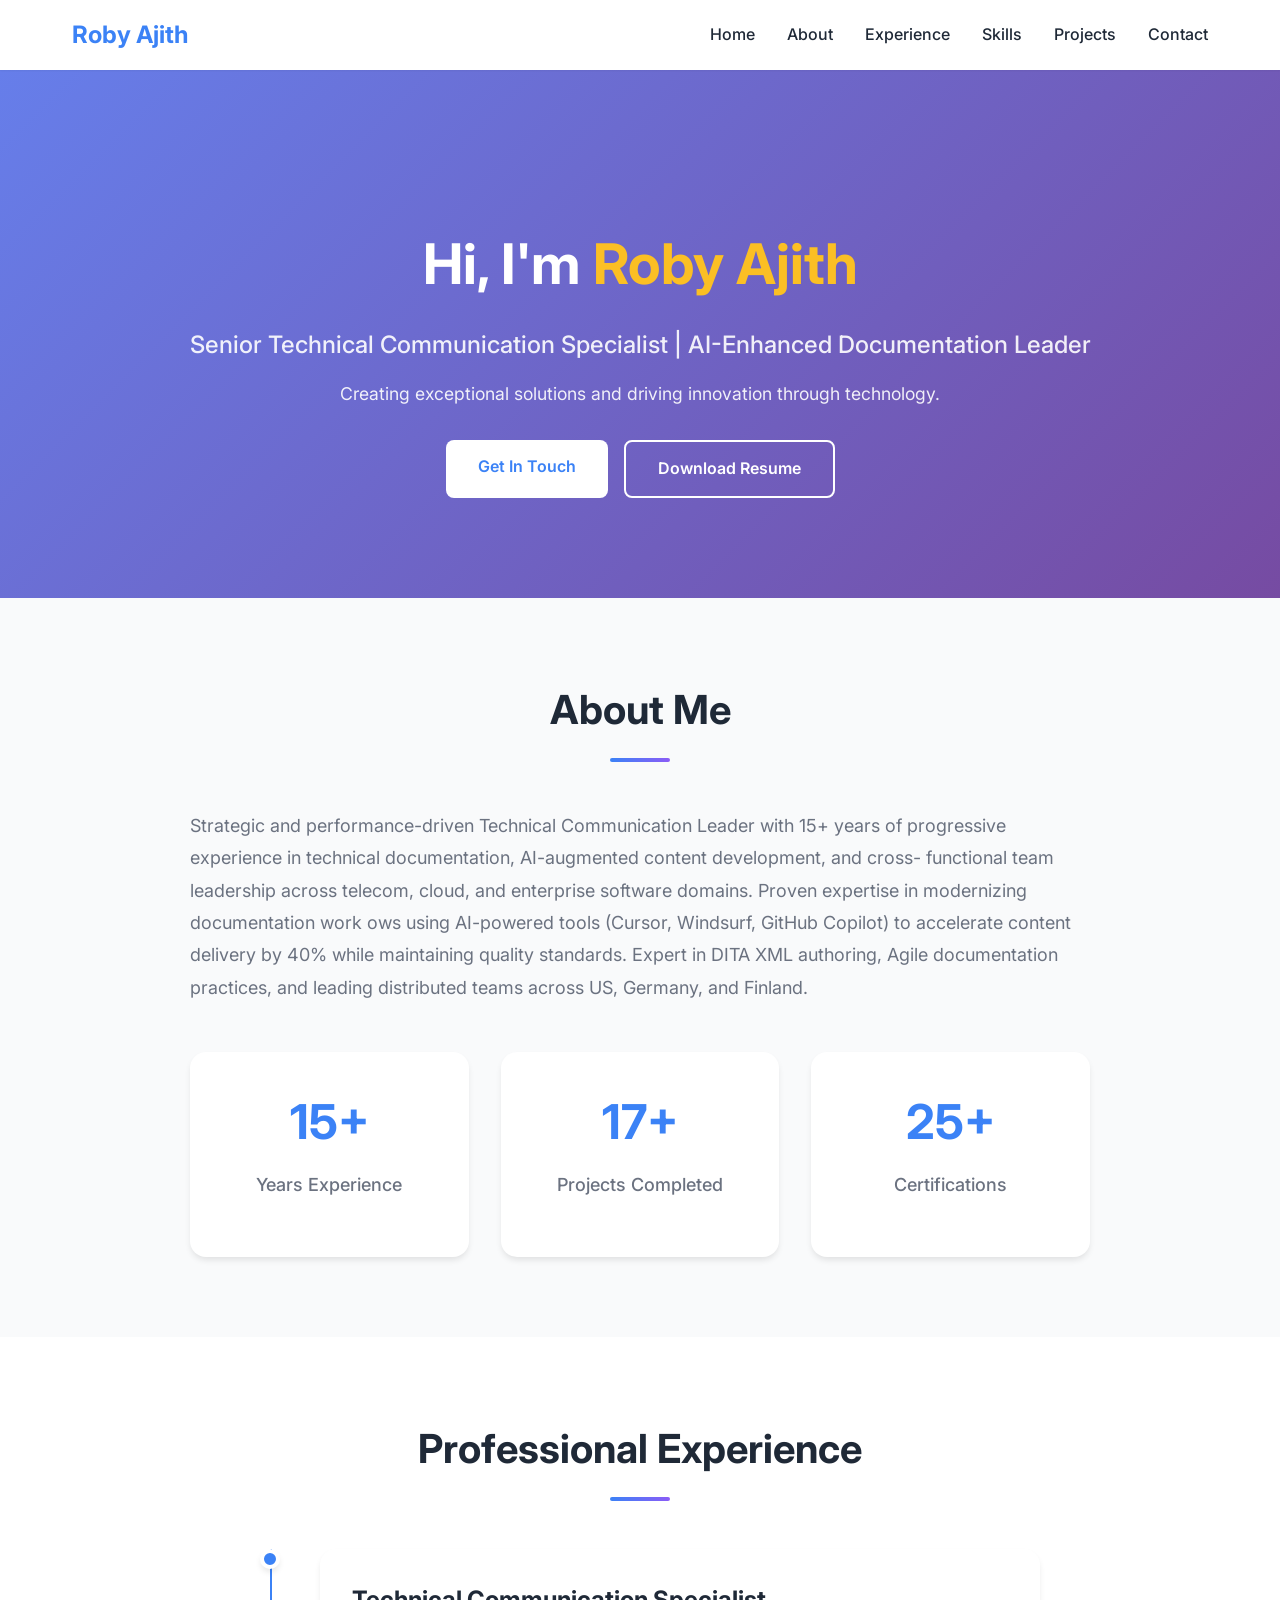
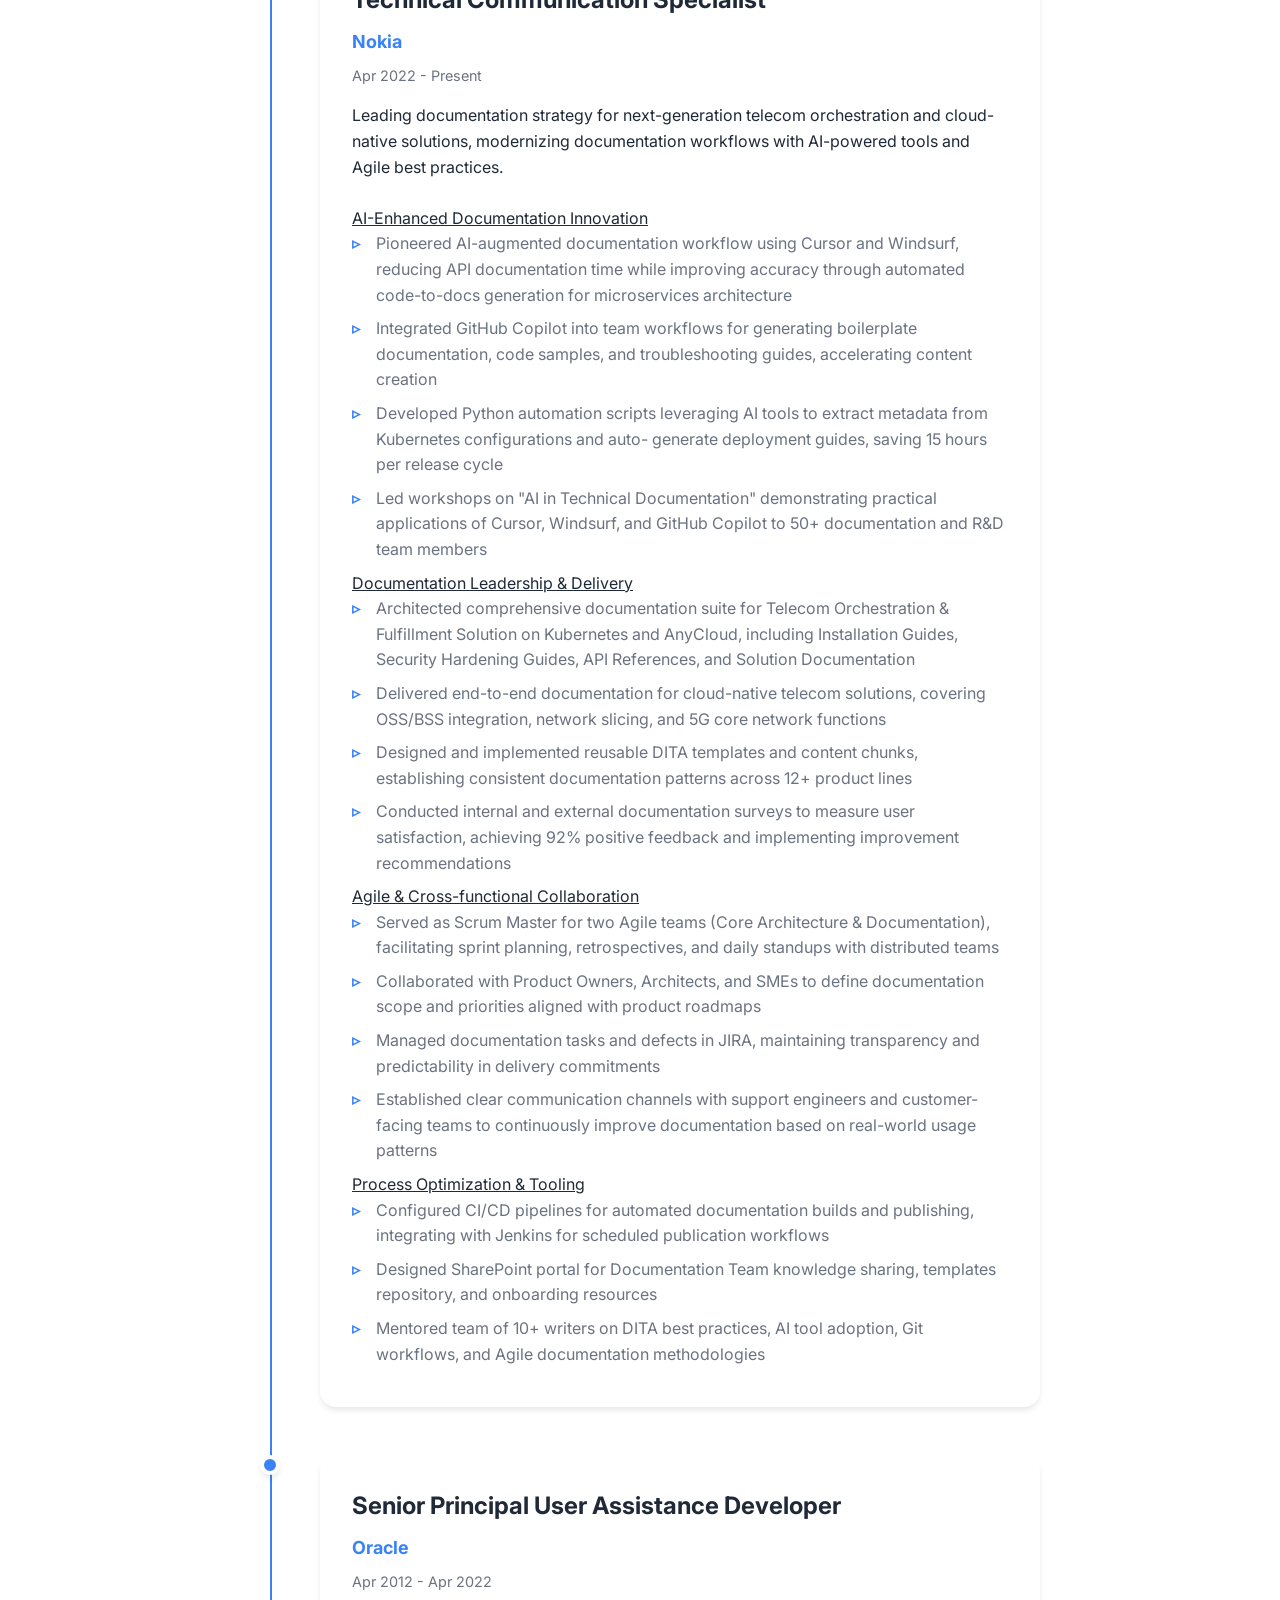
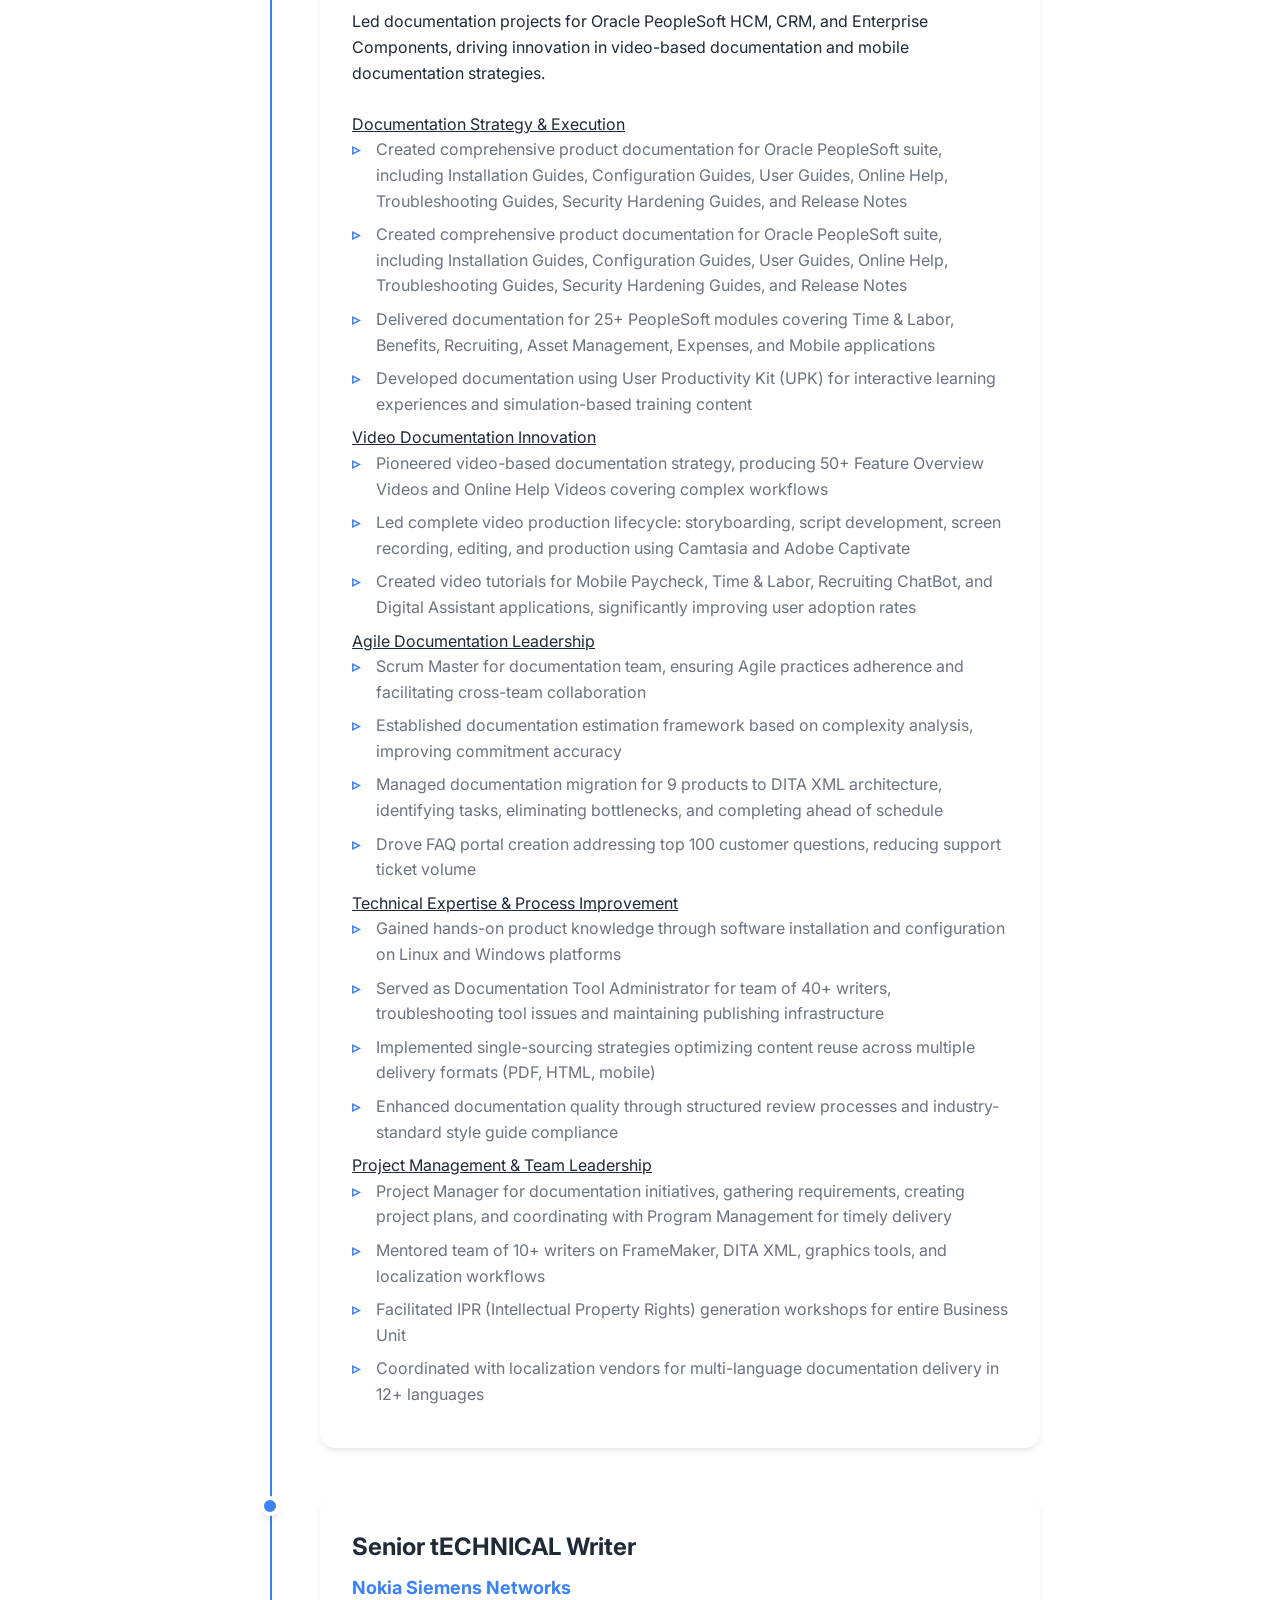
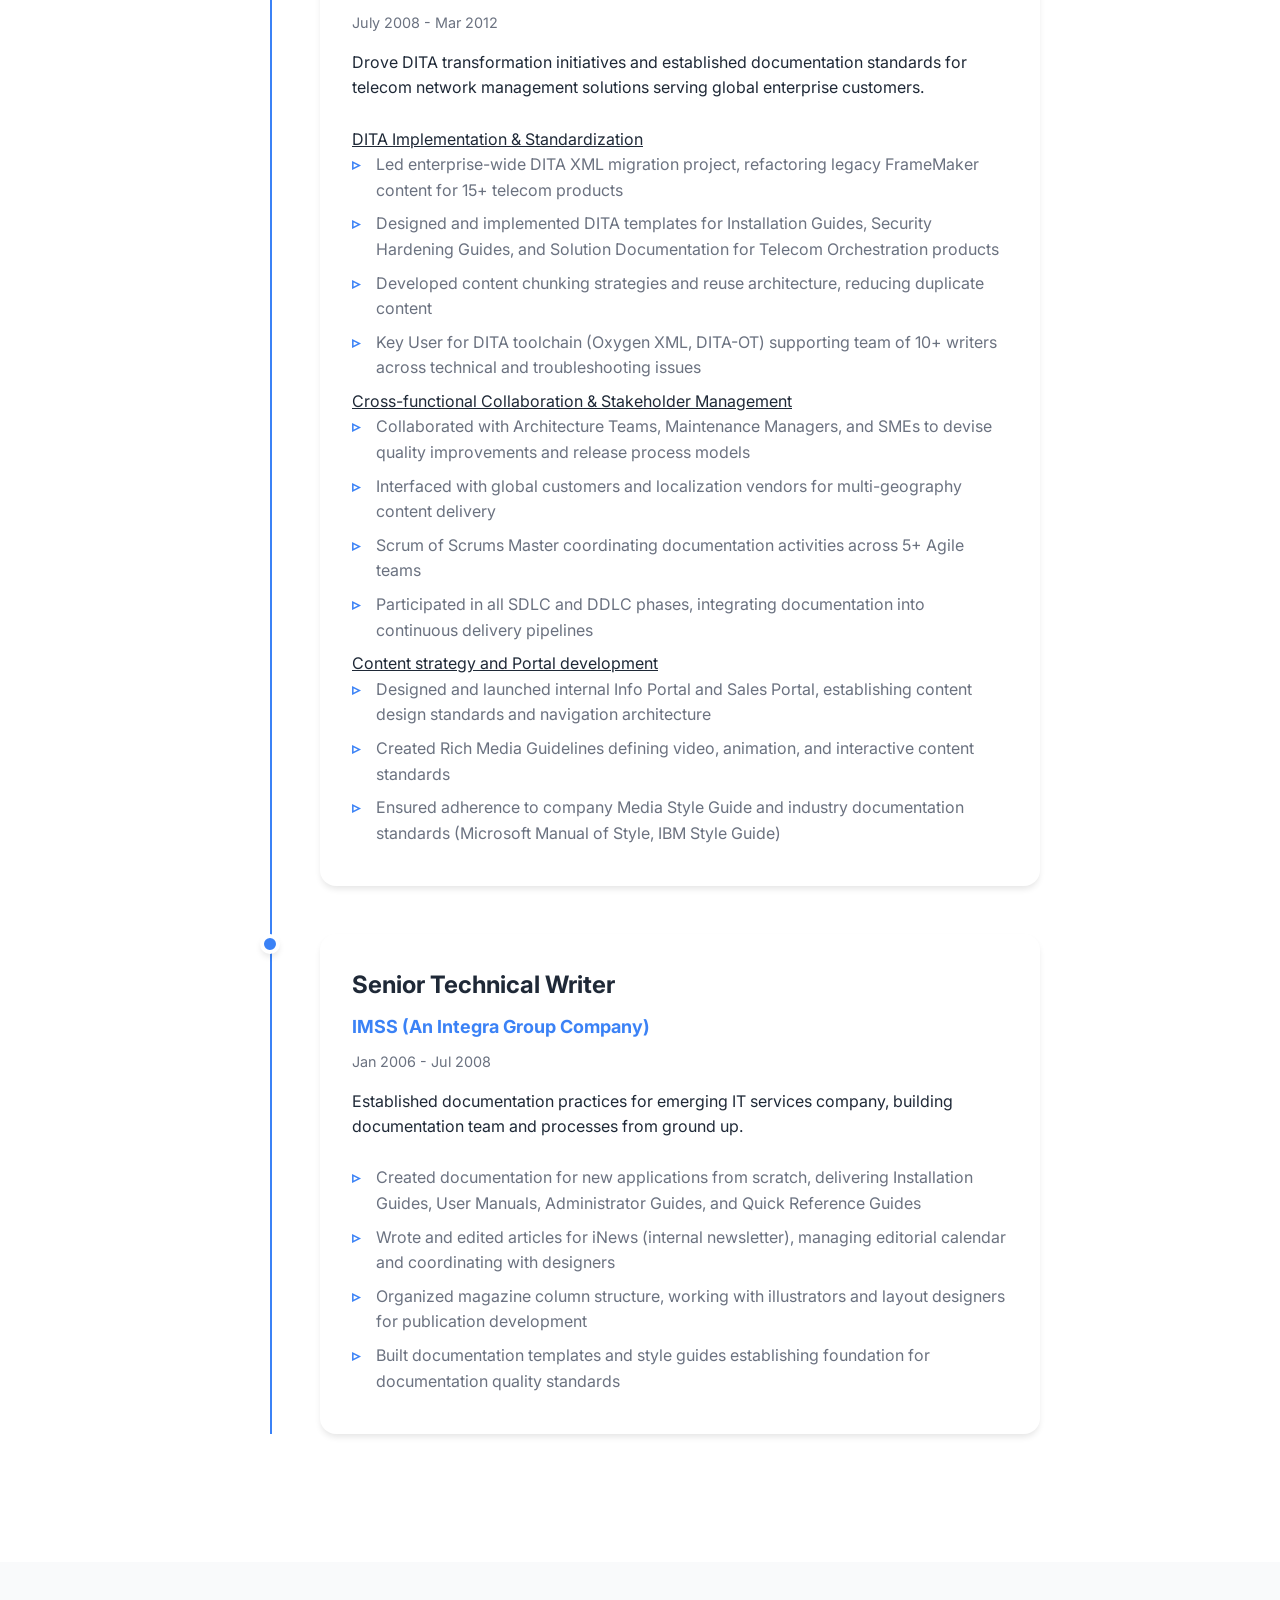
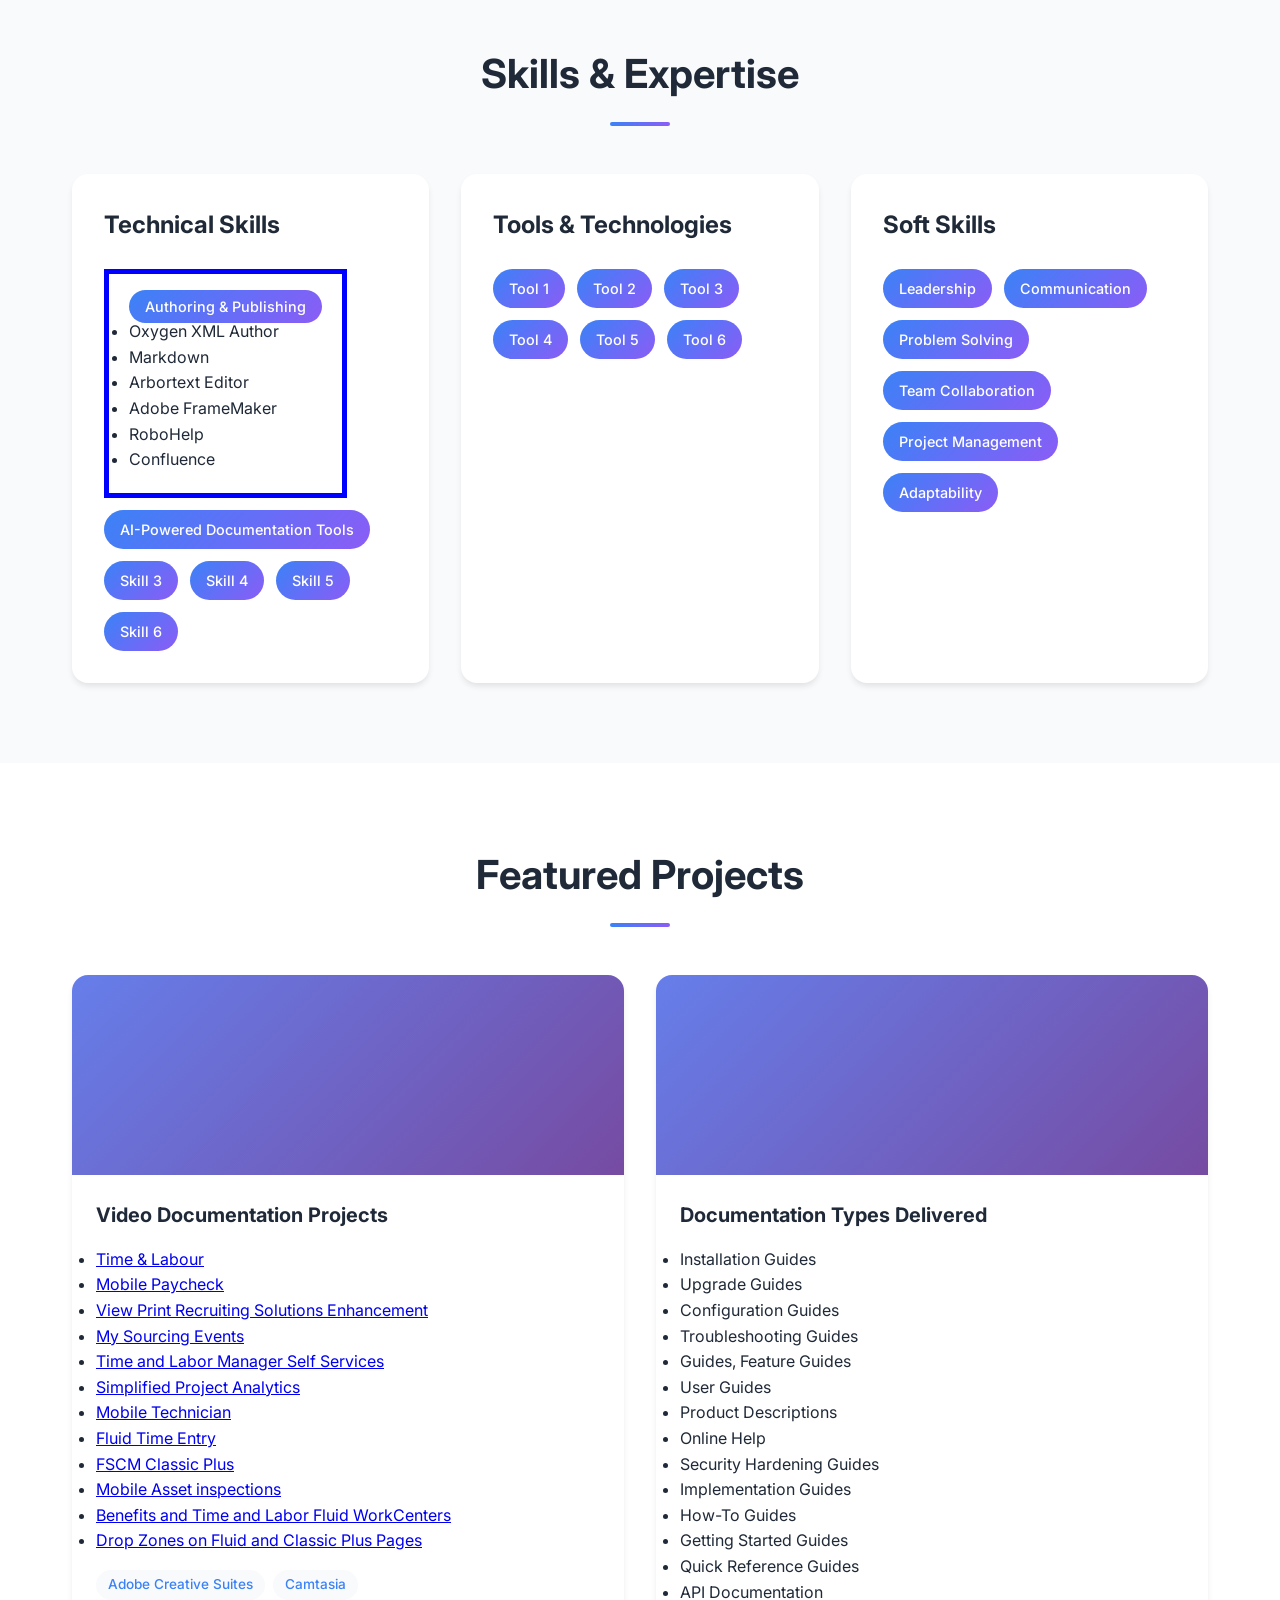
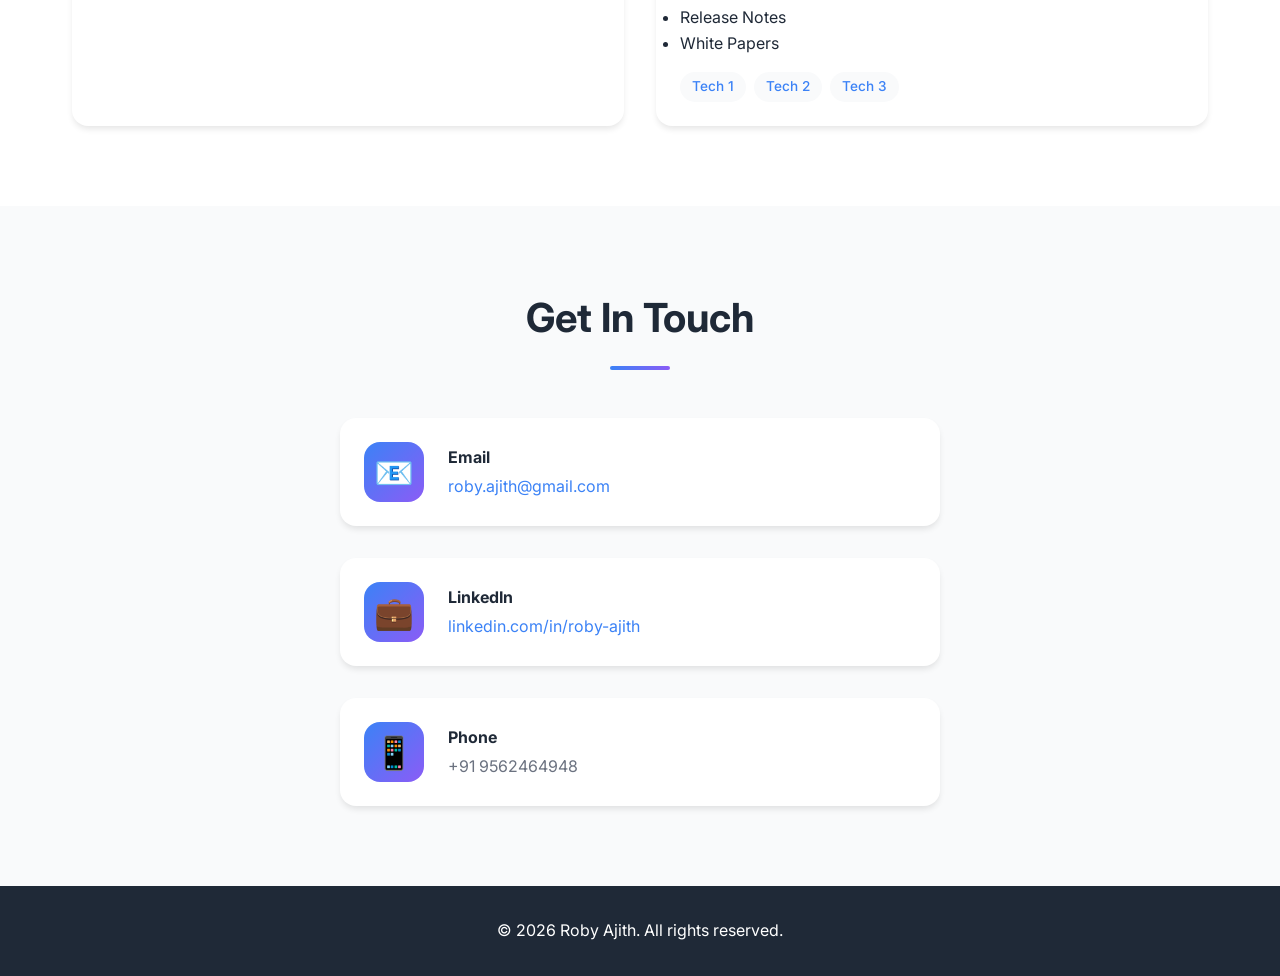
<file: Roby updated/index.html>
<!DOCTYPE html>
<html lang="en">
<head>
    <meta charset="UTF-8">
    <meta name="viewport" content="width=device-width, initial-scale=1.0">
    <title>Roby Ajith - Portfolio</title>
    <link rel="stylesheet" href="styles.css">
    <link rel="preconnect" href="https://fonts.googleapis.com">
    <link rel="preconnect" href="https://fonts.gstatic.com" crossorigin>
    <link href="https://fonts.googleapis.com/css2?family=Inter:wght@300;400;500;600;700&display=swap" rel="stylesheet">
       <style>
        .box {
           border: 5px solid blue; /* Shorthand: width style color */
           padding: 20px; /* Optional: Adds space between content and border */
        }
    </style>
</head>
<body>
    <!-- Navigation -->
    <nav class="navbar">
        <div class="container">
            <div class="nav-brand">Roby Ajith</div>
            <ul class="nav-menu">
                <li><a href="#home">Home</a></li>
                <li><a href="#about">About</a></li>
                <li><a href="#experience">Experience</a></li>
                <li><a href="#skills">Skills</a></li>
                <li><a href="#projects">Projects</a></li>
                <li><a href="#contact">Contact</a></li>
            </ul>
            <div class="hamburger">
                <span></span>
                <span></span>
                <span></span>
            </div>
        </div>
    </nav>

    <!-- Hero Section -->
    <section id="home" class="hero">
        <div class="container">
            <div class="hero-content">
                <h1 class="hero-title">Hi, I'm <span class="highlight">Roby Ajith</span></h1>
                <p class="hero-subtitle">Senior Technical Communication Specialist |  AI-Enhanced Documentation Leader</p>
                <p class="hero-description">Creating exceptional solutions and driving innovation through technology.</p>
                <div class="hero-buttons">
                    <a href="#contact" class="btn btn-primary">Get In Touch</a>
                    <a href="Roby Ajith Resume.pdf" class="btn btn-secondary" download>Download Resume</a>
                </div>
            </div>
        </div>
    </section>

    <!-- About Section -->
    <section id="about" class="about">
        <div class="container">
            <h2 class="section-title">About Me</h2>
            <div class="about-content">
                <div class="about-text">
                    <p>Strategic and performance-driven Technical Communication Leader with 15+ years of progressive experience in technical documentation, AI-augmented content development, and cross- functional team leadership across telecom, cloud, and enterprise software domains. Proven expertise in modernizing documentation work ows using AI-powered tools (Cursor, Windsurf, GitHub Copilot) to accelerate content delivery by 40% while maintaining quality standards. Expert in DITA XML authoring, Agile documentation practices, and leading distributed teams across US, Germany, and Finland.</p>
                    <div class="stats">
                        <div class="stat-item">
                            <h3>15+</h3>
                            <p>Years Experience</p>
                        </div>
                        <div class="stat-item">
                            <h3>17+</h3>
                            <p>Projects Completed</p>
                        </div>
                        <div class="stat-item">
                            <h3>25+</h3>
                            <p>Certifications</p>
                        </div>
                    </div>
                </div>
            </div>
        </div>
    </section>

    <!-- Experience Section -->
    <section id="experience" class="experience">
        <div class="container">
            <h2 class="section-title">Professional Experience</h2>
            <div class="timeline">
                <div class="timeline-item">
                    <div class="timeline-marker"></div>
                    <div class="timeline-content">
                        <h3>Technical Communication Specialist</h3>
                        <h4>Nokia</h4>
                        <p class="timeline-date">Apr 2022 - Present</p>
                        <p>Leading documentation strategy for next-generation telecom
orchestration and cloud-native solutions, modernizing
documentation workflows with AI-powered tools and Agile best
practices.</p><br>
                        <ul>
                            <u>AI-Enhanced Documentation Innovation</u>
                            <ul><li>Pioneered AI-augmented documentation workflow using Cursor
and Windsurf, reducing API documentation time while
improving accuracy through automated code-to-docs generation
for microservices architecture</li><li>Integrated GitHub Copilot into team workflows for generating
boilerplate documentation, code samples, and troubleshooting
guides, accelerating content creation</li><li>Developed Python automation scripts leveraging AI tools to

extract metadata from Kubernetes configurations and auto-
generate deployment guides, saving 15 hours per release cycle</li><li>Led workshops on "AI in Technical Documentation"
demonstrating practical applications of Cursor, Windsurf, and
GitHub Copilot to 50+ documentation and R&D team members</li></ul>
                            <u>Documentation Leadership & Delivery</u>
                            <li>Architected comprehensive documentation suite for Telecom
Orchestration & Fulfillment Solution on Kubernetes and AnyCloud, including Installation Guides, Security Hardening
Guides, API References, and Solution Documentation</li>
<li>Delivered end-to-end documentation for cloud-native telecom
solutions, covering OSS/BSS integration, network slicing, and 5G
core network functions</li>
<li>Designed and implemented reusable DITA templates and content
chunks, establishing consistent documentation patterns across
12+ product lines</li>
<li>Conducted internal and external documentation surveys to
measure user satisfaction, achieving 92% positive feedback
and implementing improvement recommendations</li>
                            <u>Agile & Cross-functional Collaboration</u>
                            <li>Served as Scrum Master for two Agile teams (Core Architecture
& Documentation), facilitating sprint planning, retrospectives,
and daily standups with distributed teams</li>
<li>Collaborated with Product Owners, Architects, and SMEs to
define documentation scope and priorities aligned with product
roadmaps</li>
<li>Managed documentation tasks and defects in JIRA, maintaining
transparency and predictability in delivery commitments</li>
<li>Established clear communication channels with support
engineers and customer-facing teams to continuously improve
documentation based on real-world usage patterns</li>
                            <u>Process Optimization & Tooling</u>
                            <li>Configured CI/CD pipelines for automated documentation builds
and publishing, integrating with Jenkins for scheduled
publication workflows</li>
<li>Designed SharePoint portal for Documentation Team knowledge
sharing, templates repository, and onboarding resources</li>
<li>Mentored team of 10+ writers on DITA best practices, AI tool
adoption, Git workflows, and Agile documentation
methodologies</li>
                        </ul>
                    </div>
                </div>
                <div class="timeline-item">
                    <div class="timeline-marker"></div>
                    <div class="timeline-content">
                        <h3>Senior Principal User Assistance Developer</h3>
                        <h4>Oracle</h4>
                        <p class="timeline-date">Apr 2012 - Apr 2022</p>
                        <p>Led documentation projects for Oracle PeopleSoft HCM, CRM, and
Enterprise Components, driving innovation in video-based
documentation and mobile documentation strategies.</p><br>
                        <ul><u>Documentation Strategy & Execution</u>
                            <li>Created comprehensive product documentation for Oracle
PeopleSoft suite, including Installation Guides, Configuration
Guides, User Guides, Online Help, Troubleshooting Guides,
Security Hardening Guides, and Release Notes</li>
<li>Created comprehensive product documentation for Oracle
PeopleSoft suite, including Installation Guides, Configuration
Guides, User Guides, Online Help, Troubleshooting Guides,
Security Hardening Guides, and Release Notes</li>
<li>Delivered documentation for 25+ PeopleSoft modules covering
Time & Labor, Benefits, Recruiting, Asset Management,
Expenses, and Mobile applications</li>
<li>Developed documentation using User Productivity Kit (UPK) for
interactive learning experiences and simulation-based training
content</li>
                            <u>Video Documentation Innovation</u>
                            <li>Pioneered video-based documentation strategy, producing 50+
Feature Overview Videos and Online Help Videos covering
complex workflows</li>
<li>Led complete video production lifecycle: storyboarding, script
development, screen recording, editing, and production using
Camtasia and Adobe Captivate</li>
<li>Created video tutorials for Mobile Paycheck, Time & Labor,
Recruiting ChatBot, and Digital Assistant applications,
significantly improving user adoption rates</li>
                            <u>Agile Documentation Leadership</u>
                            <li>Scrum Master for documentation team, ensuring Agile practices
adherence and facilitating cross-team collaboration</li>
<li>Established documentation estimation framework based on
complexity analysis, improving commitment accuracy</li>
<li>Managed documentation migration for 9 products to DITA XML
architecture, identifying tasks, eliminating bottlenecks, and
completing ahead of schedule</li>
<li>Drove FAQ portal creation addressing top 100 customer
questions, reducing support ticket volume</li>
                            <u>Technical Expertise & Process Improvement</u>
                            <li>Gained hands-on product knowledge through software
installation and configuration on Linux and Windows platforms</li>
<li>Served as Documentation Tool Administrator for team of 40+
writers, troubleshooting tool issues and maintaining publishing
infrastructure</li>
<li>Implemented single-sourcing strategies optimizing content reuse
across multiple delivery formats (PDF, HTML, mobile)</li>
<li>Enhanced documentation quality through structured review
processes and industry-standard style guide compliance</li>
                            <u>Project Management & Team Leadership</u>
                            <li>Project Manager for documentation initiatives, gathering
requirements, creating project plans, and coordinating with
Program Management for timely delivery</li>
<li>Mentored team of 10+ writers on FrameMaker, DITA XML,
graphics tools, and localization workflows</li>
<li>Facilitated IPR (Intellectual Property Rights) generation
workshops for entire Business Unit</li>
<li>Coordinated with localization vendors for multi-language
documentation delivery in 12+ languages</li>
                        </ul>
                    </div>
                </div>
                <div class="timeline-item">
                    <div class="timeline-marker"></div>
                    <div class="timeline-content">
                        <h3>Senior tECHNICAL Writer</h3>
                        <h4>Nokia Siemens Networks</h4>
                        <p class="timeline-date">July 2008 - Mar 2012</p>
                        <p>Drove DITA transformation initiatives and established
documentation standards for telecom network management
solutions serving global enterprise customers.</p><br>
                        <ul>
                            <u>DITA Implementation & Standardization</u>
                            <li>Led enterprise-wide DITA XML migration project, refactoring
legacy FrameMaker content for 15+ telecom products</li>
<li>Designed and implemented DITA templates for Installation
Guides, Security Hardening Guides, and Solution Documentation
for Telecom Orchestration products</li>
<li>Developed content chunking strategies and reuse architecture,
reducing duplicate content</li>
<li>Key User for DITA toolchain (Oxygen XML, DITA-OT) supporting
team of 10+ writers across technical and troubleshooting issues</li>
                            <u>Cross-functional Collaboration & Stakeholder Management</u>
                            <li>Collaborated with Architecture Teams, Maintenance Managers,
and SMEs to devise quality improvements and release process
models</li>
<li>Interfaced with global customers and localization vendors for
multi-geography content delivery</li>
<li>Scrum of Scrums Master coordinating documentation activities
across 5+ Agile teams</li>
<li>Participated in all SDLC and DDLC phases, integrating
documentation into continuous delivery pipelines</li>
                            <u>Content strategy and Portal development</u>
                            <li>Designed and launched internal Info Portal and Sales Portal,
establishing content design standards and navigation
architecture</li>
<li>Created Rich Media Guidelines defining video, animation, and
interactive content standards</li>
<li>Ensured adherence to company Media Style Guide and industry
documentation standards (Microsoft Manual of Style, IBM Style
Guide)</li>
                        </ul>
                    </div>
                </div>
                <div class="timeline-item">
                    <div class="timeline-marker"></div>
                    <div class="timeline-content">
                        <h3>Senior Technical Writer</h3>
                        <h4>IMSS (An Integra Group Company)</h4>
                        <p class="timeline-date">Jan 2006 - Jul 2008</p>
                        <p>Established documentation practices for emerging IT services
company, building documentation team and processes from ground
up.</p><br>
                        <ul>
                            <li>Created documentation for new applications from scratch,
delivering Installation Guides, User Manuals, Administrator
Guides, and Quick Reference Guides</li>
                            <li>Wrote and edited articles for iNews (internal newsletter),
managing editorial calendar and coordinating with designers</li>
<li>Organized magazine column structure, working with
illustrators and layout designers for publication development</li>
                            <li>Built documentation templates and style guides establishing
foundation for documentation quality standards</li>
                        </ul>
                    </div>
                </div>
            </div>
        </div>
    </section>

    <!-- Skills Section -->
    <section id="skills" class="skills">
        <div class="container">
            <h2 class="section-title">Skills & Expertise</h2>
            <div class="skills-grid">
                <div class="skill-category">
                    <h3>Technical Skills</h3>
                    <div class="skill-tags">
                        <div class="box"><span class="skill-tag">Authoring & Publishing</span><ul><li>Oxygen XML Author</li><li>Markdown</li><li>Arbortext Editor</li><li>Adobe FrameMaker</li><li>RoboHelp</li><li>Confluence</li></ul></div>
                        <span class="skill-tag">AI-Powered Documentation Tools</span>
                        <span class="skill-tag">Skill 3</span>
                        <span class="skill-tag">Skill 4</span>
                        <span class="skill-tag">Skill 5</span>
                        <span class="skill-tag">Skill 6</span>
                    </div>
                </div>
                <div class="skill-category">
                    <h3>Tools & Technologies</h3>
                    <div class="skill-tags">
                        <span class="skill-tag">Tool 1</span>
                        <span class="skill-tag">Tool 2</span>
                        <span class="skill-tag">Tool 3</span>
                        <span class="skill-tag">Tool 4</span>
                        <span class="skill-tag">Tool 5</span>
                        <span class="skill-tag">Tool 6</span>
                    </div>
                </div>
                <div class="skill-category">
                    <h3>Soft Skills</h3>
                    <div class="skill-tags">
                        <span class="skill-tag">Leadership</span>
                        <span class="skill-tag">Communication</span>
                        <span class="skill-tag">Problem Solving</span>
                        <span class="skill-tag">Team Collaboration</span>
                        <span class="skill-tag">Project Management</span>
                        <span class="skill-tag">Adaptability</span>
                    </div>
                </div>
            </div>
        </div>
    </section>

    <!-- Projects Section -->
    <section id="projects" class="projects">
        <div class="container">
            <h2 class="section-title">Featured Projects</h2>
            <div class="projects-grid">
                <div class="project-card">
                    <div class="project-image"></div>
                    <div class="project-content">
                        <h3>Video Documentation Projects</h3>
                        <p><ul><li><a href="https://youtu.be/1DuUiwpXEOQ">Time & Labour</a></li><li><a href="https://youtu.be/OHgWLhBK10k"> Mobile Paycheck</a></li><li> <a href="https://youtu.be/ikMwFZxSWW4"> View Print Recruiting Solutions Enhancement</a></li><li> <a href="https://youtu.be/5W2_UrlNHPg">My Sourcing Events</a></li>  <li> <a href="https://youtu.be/Ncas8-sZnb4">Time and Labor Manager Self Services</a></li> <li>  <a href="https://youtu.be/r1JxexRzACk">Simplified Project Analytics</a></li> <li> <a href="https://youtu.be/lP8Oe2QSwyU">Mobile Technician</a></li> <li>  <a href="https://youtu.be/A2BT2A8Y6qU">Fluid Time Entry</a> </li> <li> <a href="https://youtu.be/tBck7UQBzmk">FSCM Classic Plus</a></li> <li> <a href="https://youtu.be/B8lwKxJ4r-0">Mobile Asset inspections</a></li> <li>  <a href="https://youtu.be/VqiZ8CPk9ts">Benefits and Time and Labor Fluid WorkCenters</a></li> <li>  <a href="https://youtu.be/BZ_aGpNjEew?si=Wz__ptjXQ5qBNEVt">Drop Zones on Fluid and Classic Plus Pages</a></li> </ul></p>
                        <div class="project-tags">
                            <span>Adobe Creative Suites</span>
                            <span>Camtasia</span>
                        </div>
                    </div>
                </div>
                <div class="project-card">
                    <div class="project-image"></div>
                    <div class="project-content">
                        <h3>Documentation Types Delivered</h3>
                        <p><ul><li>Installation Guides</li><li>Upgrade Guides</li><li>Configuration Guides</li><li>Troubleshooting Guides</li><li>Guides, Feature
Guides</li><li>User Guides</li><li>Product Descriptions</li><li>Online Help</li><li>Security Hardening Guides</li><li>Implementation Guides</li><li>How-To Guides</li><li>Getting Started Guides</li><li>Quick Reference Guides</li><li>API Documentation</li><li>Release Notes</li><li>White Papers</li></ul></p>
                        <div class="project-tags">
                            <span>Tech 1</span>
                            <span>Tech 2</span>
                            <span>Tech 3</span>
                        </div>
                    </div>
                </div>
                <!-- <div class="project-card">
                    <div class="project-image"></div>
                    <div class="project-content">
                        <h3>Project Name 3</h3>
                        <p>Brief description of the project, technologies used, and outcomes achieved.</p>
                        <div class="project-tags">
                            <span>Tech 1</span>
                            <span>Tech 2</span>
                            <span>Tech 3</span>
                        </div>
                    </div>
                </div> -->
            </div>
        </div>
    </section>

    <!-- Contact Section -->
    <section id="contact" class="contact">
        <div class="container">
            <h2 class="section-title">Get In Touch</h2>
            <div class="contact-content">
                <div class="contact-info">
                    <div class="contact-item">
                        <div class="contact-icon">📧</div>
                        <div>
                            <h4>Email</h4>
                            <p><a href="mailto:roby.ajith@gmail.com">roby.ajith@gmail.com</a></p>
                        </div>
                    </div>
                    <div class="contact-item">
                        <div class="contact-icon">💼</div>
                        <div>
                            <h4>LinkedIn</h4>
                            <p><a href="https://www.linkedin.com/in/roby-ajith-11264510" target="_blank">linkedin.com/in/roby-ajith</a></p>
                        </div>
                    </div>
                    <div class="contact-item">
                        <div class="contact-icon">📱</div>
                        <div>
                            <h4>Phone</h4>
                            <p>+91 9562464948</p>
                        </div>
                    </div>
                </div>
            </div>
        </div>
    </section>

    <!-- Footer -->
    <footer class="footer">
        <div class="container">
            <p>&copy; 2026 Roby Ajith. All rights reserved.</p>
        </div>
    </footer>

    <script src="script.js"></script>
</body>
</html>
</file>
<file: Roby old/styles.css>
/* Reset and Base Styles */
* {
    margin: 0;
    padding: 0;
    box-sizing: border-box;
}

:root {
    --primary-color: #3b82f6;
    --secondary-color: #1e40af;
    --text-dark: #1f2937;
    --text-light: #6b7280;
    --bg-light: #f9fafb;
    --bg-white: #ffffff;
    --border-color: #e5e7eb;
    --accent-color: #8b5cf6;
    --success-color: #10b981;
    --shadow-sm: 0 1px 2px 0 rgba(0, 0, 0, 0.05);
    --shadow-md: 0 4px 6px -1px rgba(0, 0, 0, 0.1);
    --shadow-lg: 0 10px 15px -3px rgba(0, 0, 0, 0.1);
    --shadow-xl: 0 20px 25px -5px rgba(0, 0, 0, 0.1);
}

html {
    scroll-behavior: smooth;
}

body {
    font-family: 'Inter', -apple-system, BlinkMacSystemFont, 'Segoe UI', sans-serif;
    line-height: 1.6;
    color: var(--text-dark);
    background-color: var(--bg-white);
}

.container {
    max-width: 1200px;
    margin: 0 auto;
    padding: 0 2rem;
}

/* Navigation */
.navbar {
    background-color: var(--bg-white);
    box-shadow: var(--shadow-sm);
    position: fixed;
    width: 100%;
    top: 0;
    z-index: 1000;
    transition: all 0.3s ease;
}

.navbar .container {
    display: flex;
    justify-content: space-between;
    align-items: center;
    padding: 1rem 2rem;
}

.nav-brand {
    font-size: 1.5rem;
    font-weight: 700;
    color: var(--primary-color);
}

.nav-menu {
    display: flex;
    list-style: none;
    gap: 2rem;
}

.nav-menu a {
    text-decoration: none;
    color: var(--text-dark);
    font-weight: 500;
    transition: color 0.3s ease;
}

.nav-menu a:hover {
    color: var(--primary-color);
}

.hamburger {
    display: none;
    flex-direction: column;
    cursor: pointer;
}

.hamburger span {
    width: 25px;
    height: 3px;
    background-color: var(--text-dark);
    margin: 3px 0;
    transition: 0.3s;
}

/* Hero Section */
.hero {
    background: linear-gradient(135deg, #667eea 0%, #764ba2 100%);
    color: white;
    padding: 150px 0 100px;
    margin-top: 70px;
}

.hero-content {
    text-align: center;
    animation: fadeInUp 1s ease;
}

.hero-title {
    font-size: 3.5rem;
    font-weight: 700;
    margin-bottom: 1rem;
}

.highlight {
    color: #fbbf24;
}

.hero-subtitle {
    font-size: 1.5rem;
    font-weight: 500;
    margin-bottom: 1rem;
    opacity: 0.9;
}

.hero-description {
    font-size: 1.1rem;
    max-width: 600px;
    margin: 0 auto 2rem;
    opacity: 0.9;
}

.hero-buttons {
    display: flex;
    gap: 1rem;
    justify-content: center;
    flex-wrap: wrap;
}

.btn {
    padding: 0.875rem 2rem;
    border-radius: 0.5rem;
    text-decoration: none;
    font-weight: 600;
    transition: all 0.3s ease;
    display: inline-block;
}

.btn-primary {
    background-color: var(--bg-white);
    color: var(--primary-color);
}

.btn-primary:hover {
    transform: translateY(-2px);
    box-shadow: var(--shadow-lg);
}

.btn-secondary {
    background-color: transparent;
    color: var(--bg-white);
    border: 2px solid var(--bg-white);
}

.btn-secondary:hover {
    background-color: var(--bg-white);
    color: var(--primary-color);
}

/* Section Styles */
section {
    padding: 5rem 0;
}

.section-title {
    font-size: 2.5rem;
    font-weight: 700;
    text-align: center;
    margin-bottom: 3rem;
    position: relative;
}

.section-title::after {
    content: '';
    display: block;
    width: 60px;
    height: 4px;
    background: linear-gradient(to right, var(--primary-color), var(--accent-color));
    margin: 1rem auto 0;
    border-radius: 2px;
}

/* About Section */
.about {
    background-color: var(--bg-light);
}

.about-content {
    max-width: 900px;
    margin: 0 auto;
}

.about-text p {
    font-size: 1.125rem;
    color: var(--text-light);
    margin-bottom: 1.5rem;
    line-height: 1.8;
}

.stats {
    display: grid;
    grid-template-columns: repeat(auto-fit, minmax(200px, 1fr));
    gap: 2rem;
    margin-top: 3rem;
}

.stat-item {
    text-align: center;
    padding: 2rem;
    background-color: var(--bg-white);
    border-radius: 1rem;
    box-shadow: var(--shadow-md);
    transition: transform 0.3s ease;
}

.stat-item:hover {
    transform: translateY(-5px);
}

.stat-item h3 {
    font-size: 3rem;
    color: var(--primary-color);
    margin-bottom: 0.5rem;
}

.stat-item p {
    color: var(--text-light);
    font-weight: 500;
}

/* Experience Section */
.timeline {
    position: relative;
    max-width: 800px;
    margin: 0 auto;
}

.timeline::before {
    content: '';
    position: absolute;
    left: 30px;
    top: 0;
    bottom: 0;
    width: 2px;
    background: var(--primary-color);
}

.timeline-item {
    position: relative;
    padding-left: 80px;
    margin-bottom: 3rem;
}

.timeline-marker {
    position: absolute;
    left: 20px;
    width: 20px;
    height: 20px;
    border-radius: 50%;
    background-color: var(--primary-color);
    border: 4px solid var(--bg-white);
    box-shadow: var(--shadow-md);
}

.timeline-content {
    background-color: var(--bg-white);
    padding: 2rem;
    border-radius: 1rem;
    box-shadow: var(--shadow-md);
    transition: all 0.3s ease;
}

.timeline-content:hover {
    box-shadow: var(--shadow-xl);
    transform: translateX(5px);
}

.timeline-content h3 {
    font-size: 1.5rem;
    color: var(--text-dark);
    margin-bottom: 0.5rem;
}

.timeline-content h4 {
    font-size: 1.125rem;
    color: var(--primary-color);
    margin-bottom: 0.5rem;
}

.timeline-date {
    color: var(--text-light);
    font-size: 0.9rem;
    margin-bottom: 1rem;
}

.timeline-content ul {
    list-style: none;
    padding-left: 0;
}

.timeline-content li {
    padding-left: 1.5rem;
    margin-bottom: 0.5rem;
    position: relative;
    color: var(--text-light);
}

.timeline-content li::before {
    content: '▹';
    position: absolute;
    left: 0;
    color: var(--primary-color);
    font-weight: bold;
}

/* Skills Section */
.skills {
    background-color: var(--bg-light);
}

.skills-grid {
    display: grid;
    grid-template-columns: repeat(auto-fit, minmax(300px, 1fr));
    gap: 2rem;
}

.skill-category {
    background-color: var(--bg-white);
    padding: 2rem;
    border-radius: 1rem;
    box-shadow: var(--shadow-md);
    transition: transform 0.3s ease;
}

.skill-category:hover {
    transform: translateY(-5px);
}

.skill-category h3 {
    font-size: 1.5rem;
    margin-bottom: 1.5rem;
    color: var(--text-dark);
}

.skill-tags {
    display: flex;
    flex-wrap: wrap;
    gap: 0.75rem;
}

.skill-tag {
    padding: 0.5rem 1rem;
    background: linear-gradient(135deg, var(--primary-color), var(--accent-color));
    color: white;
    border-radius: 2rem;
    font-size: 0.9rem;
    font-weight: 500;
    transition: all 0.3s ease;
}

.skill-tag:hover {
    transform: scale(1.05);
    box-shadow: var(--shadow-md);
}

/* Projects Section */
.projects-grid {
    display: grid;
    grid-template-columns: repeat(auto-fit, minmax(300px, 1fr));
    gap: 2rem;
}

.project-card {
    background-color: var(--bg-white);
    border-radius: 1rem;
    overflow: hidden;
    box-shadow: var(--shadow-md);
    transition: all 0.3s ease;
}

.project-card:hover {
    transform: translateY(-10px);
    box-shadow: var(--shadow-xl);
}

.project-image {
    width: 100%;
    height: 200px;
    background: linear-gradient(135deg, #667eea 0%, #764ba2 100%);
}

.project-content {
    padding: 1.5rem;
}

.project-content h3 {
    font-size: 1.25rem;
    margin-bottom: 0.75rem;
    color: var(--text-dark);
}

.project-content p {
    color: var(--text-light);
    margin-bottom: 1rem;
    line-height: 1.6;
}

.project-tags {
    display: flex;
    flex-wrap: wrap;
    gap: 0.5rem;
}

.project-tags span {
    padding: 0.25rem 0.75rem;
    background-color: var(--bg-light);
    color: var(--primary-color);
    border-radius: 1rem;
    font-size: 0.85rem;
    font-weight: 500;
}

/* Contact Section */
.contact {
    background-color: var(--bg-light);
}

.contact-content {
    max-width: 600px;
    margin: 0 auto;
}

.contact-info {
    display: flex;
    flex-direction: column;
    gap: 2rem;
}

.contact-item {
    display: flex;
    align-items: center;
    gap: 1.5rem;
    padding: 1.5rem;
    background-color: var(--bg-white);
    border-radius: 1rem;
    box-shadow: var(--shadow-md);
    transition: all 0.3s ease;
}

.contact-item:hover {
    transform: translateX(10px);
    box-shadow: var(--shadow-lg);
}

.contact-icon {
    font-size: 2rem;
    width: 60px;
    height: 60px;
    display: flex;
    align-items: center;
    justify-content: center;
    background: linear-gradient(135deg, var(--primary-color), var(--accent-color));
    border-radius: 1rem;
}

.contact-item h4 {
    font-size: 1rem;
    color: var(--text-dark);
    margin-bottom: 0.25rem;
}

.contact-item p {
    color: var(--text-light);
}

.contact-item a {
    color: var(--primary-color);
    text-decoration: none;
    transition: color 0.3s ease;
}

.contact-item a:hover {
    color: var(--secondary-color);
}

/* Footer */
.footer {
    background-color: var(--text-dark);
    color: var(--bg-white);
    text-align: center;
    padding: 2rem 0;
}

/* Animations */
@keyframes fadeInUp {
    from {
        opacity: 0;
        transform: translateY(30px);
    }
    to {
        opacity: 1;
        transform: translateY(0);
    }
}

/* Responsive Design */
@media (max-width: 768px) {
    .hamburger {
        display: flex;
    }

    .nav-menu {
        position: fixed;
        left: -100%;
        top: 70px;
        flex-direction: column;
        background-color: var(--bg-white);
        width: 100%;
        text-align: center;
        transition: 0.3s;
        box-shadow: var(--shadow-md);
        padding: 2rem 0;
    }

    .nav-menu.active {
        left: 0;
    }

    .hero-title {
        font-size: 2.5rem;
    }

    .hero-subtitle {
        font-size: 1.25rem;
    }

    .section-title {
        font-size: 2rem;
    }

    .timeline::before {
        left: 10px;
    }

    .timeline-item {
        padding-left: 50px;
    }

    .timeline-marker {
        left: 0;
    }
}
</file>
<file: Roby updated 1/styles.css>
/* Reset and Base Styles */
* {
    margin: 0;
    padding: 0;
    box-sizing: border-box;
}

:root {
    --primary-color: #3b82f6;
    --secondary-color: #1e40af;
    --text-dark: #1f2937;
    --text-light: #6b7280;
    --bg-light: #f9fafb;
    --bg-white: #ffffff;
    --border-color: #e5e7eb;
    --accent-color: #8b5cf6;
    --success-color: #10b981;
    --shadow-sm: 0 1px 2px 0 rgba(0, 0, 0, 0.05);
    --shadow-md: 0 4px 6px -1px rgba(0, 0, 0, 0.1);
    --shadow-lg: 0 10px 15px -3px rgba(0, 0, 0, 0.1);
    --shadow-xl: 0 20px 25px -5px rgba(0, 0, 0, 0.1);
}

html {
    scroll-behavior: smooth;
}

body {
    font-family: 'Inter', -apple-system, BlinkMacSystemFont, 'Segoe UI', sans-serif;
    line-height: 1.6;
    color: var(--text-dark);
    background-color: var(--bg-white);
}

.container {
    max-width: 1200px;
    margin: 0 auto;
    padding: 0 2rem;
}

/* Navigation */
.navbar {
    background-color: var(--bg-white);
    box-shadow: var(--shadow-sm);
    position: fixed;
    width: 100%;
    top: 0;
    z-index: 1000;
    transition: all 0.3s ease;
}

.navbar .container {
    display: flex;
    justify-content: space-between;
    align-items: center;
    padding: 1rem 2rem;
}

.nav-brand {
    font-size: 1.5rem;
    font-weight: 700;
    color: var(--primary-color);
}

.nav-menu {
    display: flex;
    list-style: none;
    gap: 2rem;
}

.nav-menu a {
    text-decoration: none;
    color: var(--text-dark);
    font-weight: 500;
    transition: color 0.3s ease;
}

.nav-menu a:hover {
    color: var(--primary-color);
}

.hamburger {
    display: none;
    flex-direction: column;
    cursor: pointer;
}

.hamburger span {
    width: 25px;
    height: 3px;
    background-color: var(--text-dark);
    margin: 3px 0;
    transition: 0.3s;
}

/* Hero Section */
.hero {
    background: linear-gradient(135deg, #667eea 0%, #764ba2 100%);
    color: white;
    padding: 150px 0 100px;
    margin-top: 70px;
}

.hero-content {
    text-align: center;
    animation: fadeInUp 1s ease;
}

.hero-title {
    font-size: 3.5rem;
    font-weight: 700;
    margin-bottom: 1rem;
}

.highlight {
    color: #fbbf24;
}

.hero-subtitle {
    font-size: 1.5rem;
    font-weight: 500;
    margin-bottom: 1rem;
    opacity: 0.9;
}

.hero-description {
    font-size: 1.1rem;
    max-width: 600px;
    margin: 0 auto 2rem;
    opacity: 0.9;
}

.hero-buttons {
    display: flex;
    gap: 1rem;
    justify-content: center;
    flex-wrap: wrap;
}

.btn {
    padding: 0.875rem 2rem;
    border-radius: 0.5rem;
    text-decoration: none;
    font-weight: 600;
    transition: all 0.3s ease;
    display: inline-block;
}

.btn-primary {
    background-color: var(--bg-white);
    color: var(--primary-color);
}

.btn-primary:hover {
    transform: translateY(-2px);
    box-shadow: var(--shadow-lg);
}

.btn-secondary {
    background-color: transparent;
    color: var(--bg-white);
    border: 2px solid var(--bg-white);
}

.btn-secondary:hover {
    background-color: var(--bg-white);
    color: var(--primary-color);
}

/* Section Styles */
section {
    padding: 5rem 0;
}

.section-title {
    font-size: 2.5rem;
    font-weight: 700;
    text-align: center;
    margin-bottom: 3rem;
    position: relative;
}

.section-title::after {
    content: '';
    display: block;
    width: 60px;
    height: 4px;
    background: linear-gradient(to right, var(--primary-color), var(--accent-color));
    margin: 1rem auto 0;
    border-radius: 2px;
}

/* About Section */
.about {
    background-color: var(--bg-light);
}

.about-content {
    max-width: 900px;
    margin: 0 auto;
}

.about-text p {
    font-size: 1.125rem;
    color: var(--text-light);
    margin-bottom: 1.5rem;
    line-height: 1.8;
}

.stats {
    display: grid;
    grid-template-columns: repeat(auto-fit, minmax(200px, 1fr));
    gap: 2rem;
    margin-top: 3rem;
}

.stat-item {
    text-align: center;
    padding: 2rem;
    background-color: var(--bg-white);
    border-radius: 1rem;
    box-shadow: var(--shadow-md);
    transition: transform 0.3s ease;
}

.stat-item:hover {
    transform: translateY(-5px);
}

.stat-item h3 {
    font-size: 3rem;
    color: var(--primary-color);
    margin-bottom: 0.5rem;
}

.stat-item p {
    color: var(--text-light);
    font-weight: 500;
}

/* Experience Section */
.timeline {
    position: relative;
    max-width: 800px;
    margin: 0 auto;
}

.timeline::before {
    content: '';
    position: absolute;
    left: 30px;
    top: 0;
    bottom: 0;
    width: 2px;
    background: var(--primary-color);
}

.timeline-item {
    position: relative;
    padding-left: 80px;
    margin-bottom: 3rem;
}

.timeline-marker {
    position: absolute;
    left: 20px;
    width: 20px;
    height: 20px;
    border-radius: 50%;
    background-color: var(--primary-color);
    border: 4px solid var(--bg-white);
    box-shadow: var(--shadow-md);
}

.timeline-content {
    background-color: var(--bg-white);
    padding: 2rem;
    border-radius: 1rem;
    box-shadow: var(--shadow-md);
    transition: all 0.3s ease;
}

.timeline-content:hover {
    box-shadow: var(--shadow-xl);
    transform: translateX(5px);
}

.timeline-content h3 {
    font-size: 1.5rem;
    color: var(--text-dark);
    margin-bottom: 0.5rem;
}

.timeline-content h4 {
    font-size: 1.125rem;
    color: var(--primary-color);
    margin-bottom: 0.5rem;
}

.timeline-date {
    color: var(--text-light);
    font-size: 0.9rem;
    margin-bottom: 1rem;
}

.timeline-content ul {
    list-style: none;
    padding-left: 0;
}

.timeline-content li {
    padding-left: 1.5rem;
    margin-bottom: 0.5rem;
    position: relative;
    color: var(--text-light);
}

.timeline-content li::before {
    content: '▹';
    position: absolute;
    left: 0;
    color: var(--primary-color);
    font-weight: bold;
}

/* Skills Section */
.skills {
    background-color: var(--bg-light);
}

.skills-grid {
    display: grid;
    grid-template-columns: repeat(3, 1fr);
    gap: 1.5rem;
}

.skill-category {
    background-color: var(--bg-white);
    padding: 1.75rem;
    border-radius: 1rem;
    box-shadow: var(--shadow-md);
    transition: transform 0.3s ease, box-shadow 0.3s ease;
    border-top: 3px solid var(--primary-color);
}

.skill-category:hover {
    transform: translateY(-5px);
    box-shadow: var(--shadow-xl);
}

.skill-category h3 {
    font-size: 1.15rem;
    margin-bottom: 1.25rem;
    color: var(--text-dark);
    font-weight: 600;
    padding-bottom: 0.75rem;
    border-bottom: 1px solid var(--border-color);
}

.skill-tags {
    display: flex;
    flex-wrap: wrap;
    gap: 0.5rem;
}

.skill-tag {
    padding: 0.4rem 0.85rem;
    background-color: #eef2ff;
    color: var(--secondary-color);
    border-radius: 0.375rem;
    font-size: 0.85rem;
    font-weight: 500;
    transition: all 0.3s ease;
    border: 1px solid #c7d2fe;
}

.skill-tag:hover {
    background: linear-gradient(135deg, var(--primary-color), var(--accent-color));
    color: white;
    border-color: transparent;
    transform: translateY(-1px);
    box-shadow: var(--shadow-sm);
}

/* Projects Section */
.projects-grid {
    display: grid;
    grid-template-columns: repeat(auto-fit, minmax(300px, 1fr));
    gap: 2rem;
}

.project-card {
    background-color: var(--bg-white);
    border-radius: 1rem;
    overflow: hidden;
    box-shadow: var(--shadow-md);
    transition: all 0.3s ease;
}

.project-card:hover {
    transform: translateY(-10px);
    box-shadow: var(--shadow-xl);
}

.project-image {
    width: 100%;
    height: 200px;
    background: linear-gradient(135deg, #667eea 0%, #764ba2 100%);
}

.project-content {
    padding: 1.5rem;
}

.project-content h3 {
    font-size: 1.25rem;
    margin-bottom: 0.75rem;
    color: var(--text-dark);
}

.project-content p {
    color: var(--text-light);
    margin-bottom: 1rem;
    line-height: 1.6;
}

.project-tags {
    display: flex;
    flex-wrap: wrap;
    gap: 0.5rem;
}

.project-tags span {
    padding: 0.25rem 0.75rem;
    background-color: var(--bg-light);
    color: var(--primary-color);
    border-radius: 1rem;
    font-size: 0.85rem;
    font-weight: 500;
}

/* Contact Section */
.contact {
    background-color: var(--bg-light);
}

.contact-content {
    max-width: 600px;
    margin: 0 auto;
}

.contact-info {
    display: flex;
    flex-direction: column;
    gap: 2rem;
}

.contact-item {
    display: flex;
    align-items: center;
    gap: 1.5rem;
    padding: 1.5rem;
    background-color: var(--bg-white);
    border-radius: 1rem;
    box-shadow: var(--shadow-md);
    transition: all 0.3s ease;
}

.contact-item:hover {
    transform: translateX(10px);
    box-shadow: var(--shadow-lg);
}

.contact-icon {
    font-size: 2rem;
    width: 60px;
    height: 60px;
    display: flex;
    align-items: center;
    justify-content: center;
    background: linear-gradient(135deg, var(--primary-color), var(--accent-color));
    border-radius: 1rem;
}

.contact-item h4 {
    font-size: 1rem;
    color: var(--text-dark);
    margin-bottom: 0.25rem;
}

.contact-item p {
    color: var(--text-light);
}

.contact-item a {
    color: var(--primary-color);
    text-decoration: none;
    transition: color 0.3s ease;
}

.contact-item a:hover {
    color: var(--secondary-color);
}

/* Footer */
.footer {
    background-color: var(--text-dark);
    color: var(--bg-white);
    text-align: center;
    padding: 2rem 0;
}

/* Animations */
@keyframes fadeInUp {
    from {
        opacity: 0;
        transform: translateY(30px);
    }
    to {
        opacity: 1;
        transform: translateY(0);
    }
}

/* Responsive Design */
@media (max-width: 1024px) {
    .skills-grid {
        grid-template-columns: repeat(2, 1fr);
    }
}

@media (max-width: 768px) {
    .hamburger {
        display: flex;
    }

    .nav-menu {
        position: fixed;
        left: -100%;
        top: 70px;
        flex-direction: column;
        background-color: var(--bg-white);
        width: 100%;
        text-align: center;
        transition: 0.3s;
        box-shadow: var(--shadow-md);
        padding: 2rem 0;
    }

    .nav-menu.active {
        left: 0;
    }

    .hero-title {
        font-size: 2.5rem;
    }

    .hero-subtitle {
        font-size: 1.25rem;
    }

    .section-title {
        font-size: 2rem;
    }

    .timeline::before {
        left: 10px;
    }

    .timeline-item {
        padding-left: 50px;
    }

    .timeline-marker {
        left: 0;
    }

    .skills-grid {
        grid-template-columns: 1fr;
    }
}
</file>
<file: Roby updated/styles.css>
/* Reset and Base Styles */
* {
    margin: 0;
    padding: 0;
    box-sizing: border-box;
}

:root {
    --primary-color: #3b82f6;
    --secondary-color: #1e40af;
    --text-dark: #1f2937;
    --text-light: #6b7280;
    --bg-light: #f9fafb;
    --bg-white: #ffffff;
    --border-color: #e5e7eb;
    --accent-color: #8b5cf6;
    --success-color: #10b981;
    --shadow-sm: 0 1px 2px 0 rgba(0, 0, 0, 0.05);
    --shadow-md: 0 4px 6px -1px rgba(0, 0, 0, 0.1);
    --shadow-lg: 0 10px 15px -3px rgba(0, 0, 0, 0.1);
    --shadow-xl: 0 20px 25px -5px rgba(0, 0, 0, 0.1);
}

html {
    scroll-behavior: smooth;
}

body {
    font-family: 'Inter', -apple-system, BlinkMacSystemFont, 'Segoe UI', sans-serif;
    line-height: 1.6;
    color: var(--text-dark);
    background-color: var(--bg-white);
}

.container {
    max-width: 1200px;
    margin: 0 auto;
    padding: 0 2rem;
}

/* Navigation */
.navbar {
    background-color: var(--bg-white);
    box-shadow: var(--shadow-sm);
    position: fixed;
    width: 100%;
    top: 0;
    z-index: 1000;
    transition: all 0.3s ease;
}

.navbar .container {
    display: flex;
    justify-content: space-between;
    align-items: center;
    padding: 1rem 2rem;
}

.nav-brand {
    font-size: 1.5rem;
    font-weight: 700;
    color: var(--primary-color);
}

.nav-menu {
    display: flex;
    list-style: none;
    gap: 2rem;
}

.nav-menu a {
    text-decoration: none;
    color: var(--text-dark);
    font-weight: 500;
    transition: color 0.3s ease;
}

.nav-menu a:hover {
    color: var(--primary-color);
}

.hamburger {
    display: none;
    flex-direction: column;
    cursor: pointer;
}

.hamburger span {
    width: 25px;
    height: 3px;
    background-color: var(--text-dark);
    margin: 3px 0;
    transition: 0.3s;
}

/* Hero Section */
.hero {
    background: linear-gradient(135deg, #667eea 0%, #764ba2 100%);
    color: white;
    padding: 150px 0 100px;
    margin-top: 70px;
}

.hero-content {
    text-align: center;
    animation: fadeInUp 1s ease;
}

.hero-title {
    font-size: 3.5rem;
    font-weight: 700;
    margin-bottom: 1rem;
}

.highlight {
    color: #fbbf24;
}

.hero-subtitle {
    font-size: 1.5rem;
    font-weight: 500;
    margin-bottom: 1rem;
    opacity: 0.9;
}

.hero-description {
    font-size: 1.1rem;
    max-width: 600px;
    margin: 0 auto 2rem;
    opacity: 0.9;
}

.hero-buttons {
    display: flex;
    gap: 1rem;
    justify-content: center;
    flex-wrap: wrap;
}

.btn {
    padding: 0.875rem 2rem;
    border-radius: 0.5rem;
    text-decoration: none;
    font-weight: 600;
    transition: all 0.3s ease;
    display: inline-block;
}

.btn-primary {
    background-color: var(--bg-white);
    color: var(--primary-color);
}

.btn-primary:hover {
    transform: translateY(-2px);
    box-shadow: var(--shadow-lg);
}

.btn-secondary {
    background-color: transparent;
    color: var(--bg-white);
    border: 2px solid var(--bg-white);
}

.btn-secondary:hover {
    background-color: var(--bg-white);
    color: var(--primary-color);
}

/* Section Styles */
section {
    padding: 5rem 0;
}

.section-title {
    font-size: 2.5rem;
    font-weight: 700;
    text-align: center;
    margin-bottom: 3rem;
    position: relative;
}

.section-title::after {
    content: '';
    display: block;
    width: 60px;
    height: 4px;
    background: linear-gradient(to right, var(--primary-color), var(--accent-color));
    margin: 1rem auto 0;
    border-radius: 2px;
}

/* About Section */
.about {
    background-color: var(--bg-light);
}

.about-content {
    max-width: 900px;
    margin: 0 auto;
}

.about-text p {
    font-size: 1.125rem;
    color: var(--text-light);
    margin-bottom: 1.5rem;
    line-height: 1.8;
}

.stats {
    display: grid;
    grid-template-columns: repeat(auto-fit, minmax(200px, 1fr));
    gap: 2rem;
    margin-top: 3rem;
}

.stat-item {
    text-align: center;
    padding: 2rem;
    background-color: var(--bg-white);
    border-radius: 1rem;
    box-shadow: var(--shadow-md);
    transition: transform 0.3s ease;
}

.stat-item:hover {
    transform: translateY(-5px);
}

.stat-item h3 {
    font-size: 3rem;
    color: var(--primary-color);
    margin-bottom: 0.5rem;
}

.stat-item p {
    color: var(--text-light);
    font-weight: 500;
}

/* Experience Section */
.timeline {
    position: relative;
    max-width: 800px;
    margin: 0 auto;
}

.timeline::before {
    content: '';
    position: absolute;
    left: 30px;
    top: 0;
    bottom: 0;
    width: 2px;
    background: var(--primary-color);
}

.timeline-item {
    position: relative;
    padding-left: 80px;
    margin-bottom: 3rem;
}

.timeline-marker {
    position: absolute;
    left: 20px;
    width: 20px;
    height: 20px;
    border-radius: 50%;
    background-color: var(--primary-color);
    border: 4px solid var(--bg-white);
    box-shadow: var(--shadow-md);
}

.timeline-content {
    background-color: var(--bg-white);
    padding: 2rem;
    border-radius: 1rem;
    box-shadow: var(--shadow-md);
    transition: all 0.3s ease;
}

.timeline-content:hover {
    box-shadow: var(--shadow-xl);
    transform: translateX(5px);
}

.timeline-content h3 {
    font-size: 1.5rem;
    color: var(--text-dark);
    margin-bottom: 0.5rem;
}

.timeline-content h4 {
    font-size: 1.125rem;
    color: var(--primary-color);
    margin-bottom: 0.5rem;
}

.timeline-date {
    color: var(--text-light);
    font-size: 0.9rem;
    margin-bottom: 1rem;
}

.timeline-content ul {
    list-style: none;
    padding-left: 0;
}

.timeline-content li {
    padding-left: 1.5rem;
    margin-bottom: 0.5rem;
    position: relative;
    color: var(--text-light);
}

.timeline-content li::before {
    content: '▹';
    position: absolute;
    left: 0;
    color: var(--primary-color);
    font-weight: bold;
}

/* Skills Section */
.skills {
    background-color: var(--bg-light);
}

.skills-grid {
    display: grid;
    grid-template-columns: repeat(auto-fit, minmax(300px, 1fr));
    gap: 2rem;
}

.skill-category {
    background-color: var(--bg-white);
    padding: 2rem;
    border-radius: 1rem;
    box-shadow: var(--shadow-md);
    transition: transform 0.3s ease;
}

.skill-category:hover {
    transform: translateY(-5px);
}

.skill-category h3 {
    font-size: 1.5rem;
    margin-bottom: 1.5rem;
    color: var(--text-dark);
}

.skill-tags {
    display: flex;
    flex-wrap: wrap;
    gap: 0.75rem;
}

.skill-tag {
    padding: 0.5rem 1rem;
    background: linear-gradient(135deg, var(--primary-color), var(--accent-color));
    color: white;
    border-radius: 2rem;
    font-size: 0.9rem;
    font-weight: 500;
    transition: all 0.3s ease;
}

.skill-tag:hover {
    transform: scale(1.05);
    box-shadow: var(--shadow-md);
}

/* Projects Section */
.projects-grid {
    display: grid;
    grid-template-columns: repeat(auto-fit, minmax(300px, 1fr));
    gap: 2rem;
}

.project-card {
    background-color: var(--bg-white);
    border-radius: 1rem;
    overflow: hidden;
    box-shadow: var(--shadow-md);
    transition: all 0.3s ease;
}

.project-card:hover {
    transform: translateY(-10px);
    box-shadow: var(--shadow-xl);
}

.project-image {
    width: 100%;
    height: 200px;
    background: linear-gradient(135deg, #667eea 0%, #764ba2 100%);
}

.project-content {
    padding: 1.5rem;
}

.project-content h3 {
    font-size: 1.25rem;
    margin-bottom: 0.75rem;
    color: var(--text-dark);
}

.project-content p {
    color: var(--text-light);
    margin-bottom: 1rem;
    line-height: 1.6;
}

.project-tags {
    display: flex;
    flex-wrap: wrap;
    gap: 0.5rem;
}

.project-tags span {
    padding: 0.25rem 0.75rem;
    background-color: var(--bg-light);
    color: var(--primary-color);
    border-radius: 1rem;
    font-size: 0.85rem;
    font-weight: 500;
}

/* Contact Section */
.contact {
    background-color: var(--bg-light);
}

.contact-content {
    max-width: 600px;
    margin: 0 auto;
}

.contact-info {
    display: flex;
    flex-direction: column;
    gap: 2rem;
}

.contact-item {
    display: flex;
    align-items: center;
    gap: 1.5rem;
    padding: 1.5rem;
    background-color: var(--bg-white);
    border-radius: 1rem;
    box-shadow: var(--shadow-md);
    transition: all 0.3s ease;
}

.contact-item:hover {
    transform: translateX(10px);
    box-shadow: var(--shadow-lg);
}

.contact-icon {
    font-size: 2rem;
    width: 60px;
    height: 60px;
    display: flex;
    align-items: center;
    justify-content: center;
    background: linear-gradient(135deg, var(--primary-color), var(--accent-color));
    border-radius: 1rem;
}

.contact-item h4 {
    font-size: 1rem;
    color: var(--text-dark);
    margin-bottom: 0.25rem;
}

.contact-item p {
    color: var(--text-light);
}

.contact-item a {
    color: var(--primary-color);
    text-decoration: none;
    transition: color 0.3s ease;
}

.contact-item a:hover {
    color: var(--secondary-color);
}

/* Footer */
.footer {
    background-color: var(--text-dark);
    color: var(--bg-white);
    text-align: center;
    padding: 2rem 0;
}

/* Animations */
@keyframes fadeInUp {
    from {
        opacity: 0;
        transform: translateY(30px);
    }
    to {
        opacity: 1;
        transform: translateY(0);
    }
}

/* Responsive Design */
@media (max-width: 768px) {
    .hamburger {
        display: flex;
    }

    .nav-menu {
        position: fixed;
        left: -100%;
        top: 70px;
        flex-direction: column;
        background-color: var(--bg-white);
        width: 100%;
        text-align: center;
        transition: 0.3s;
        box-shadow: var(--shadow-md);
        padding: 2rem 0;
    }

    .nav-menu.active {
        left: 0;
    }

    .hero-title {
        font-size: 2.5rem;
    }

    .hero-subtitle {
        font-size: 1.25rem;
    }

    .section-title {
        font-size: 2rem;
    }

    .timeline::before {
        left: 10px;
    }

    .timeline-item {
        padding-left: 50px;
    }

    .timeline-marker {
        left: 0;
    }
}
</file>
